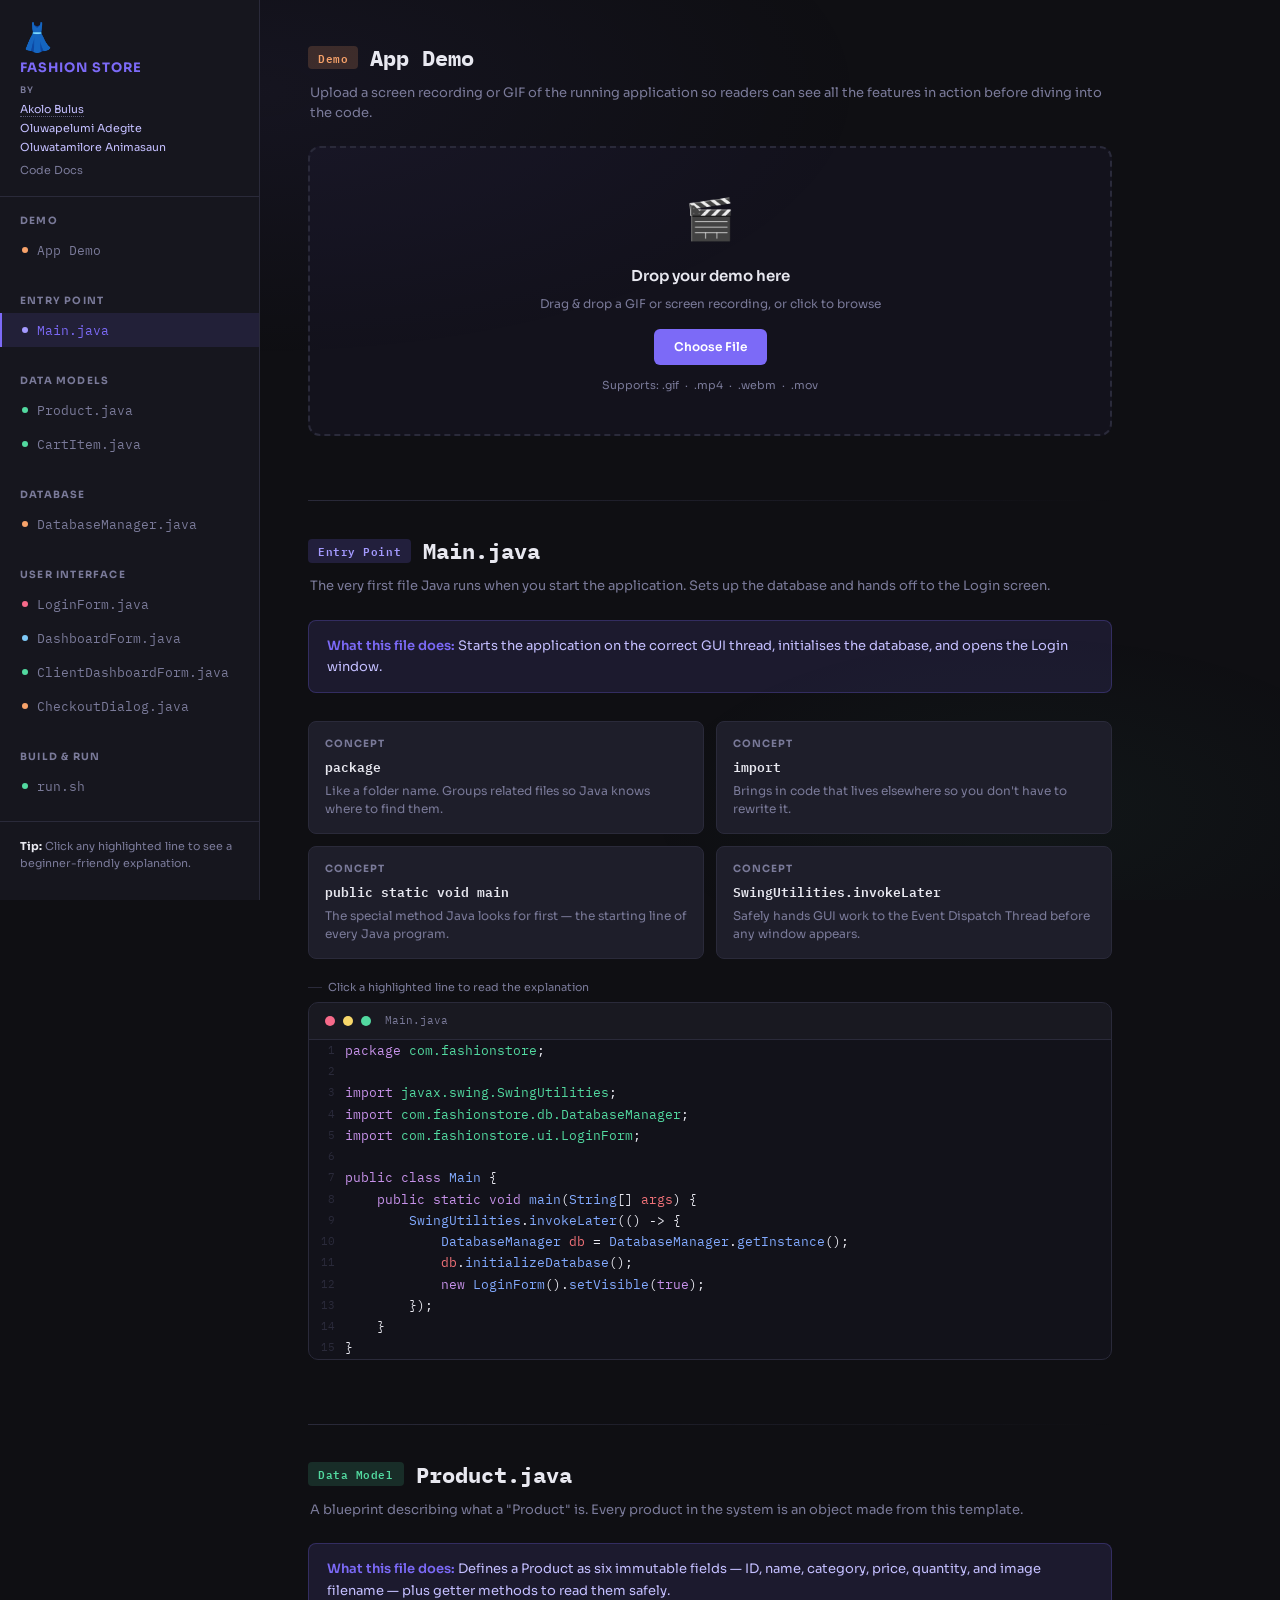
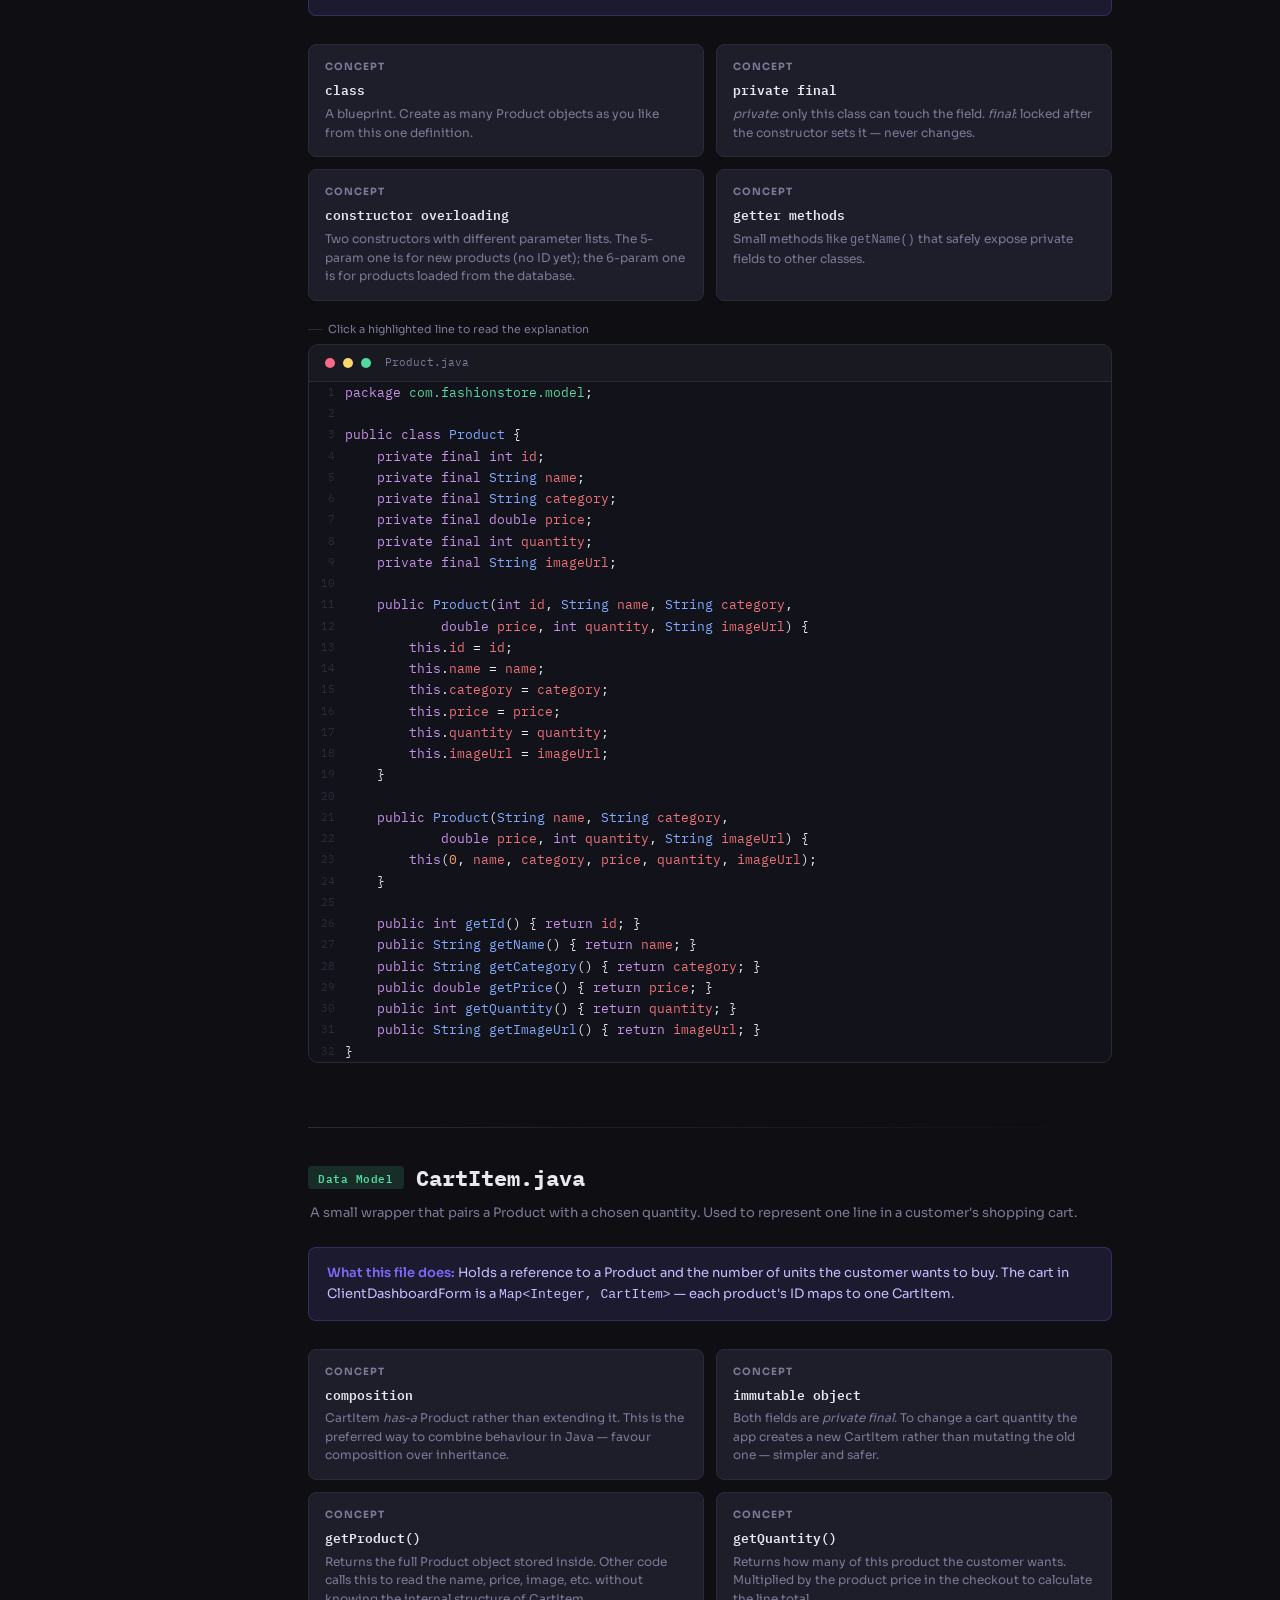
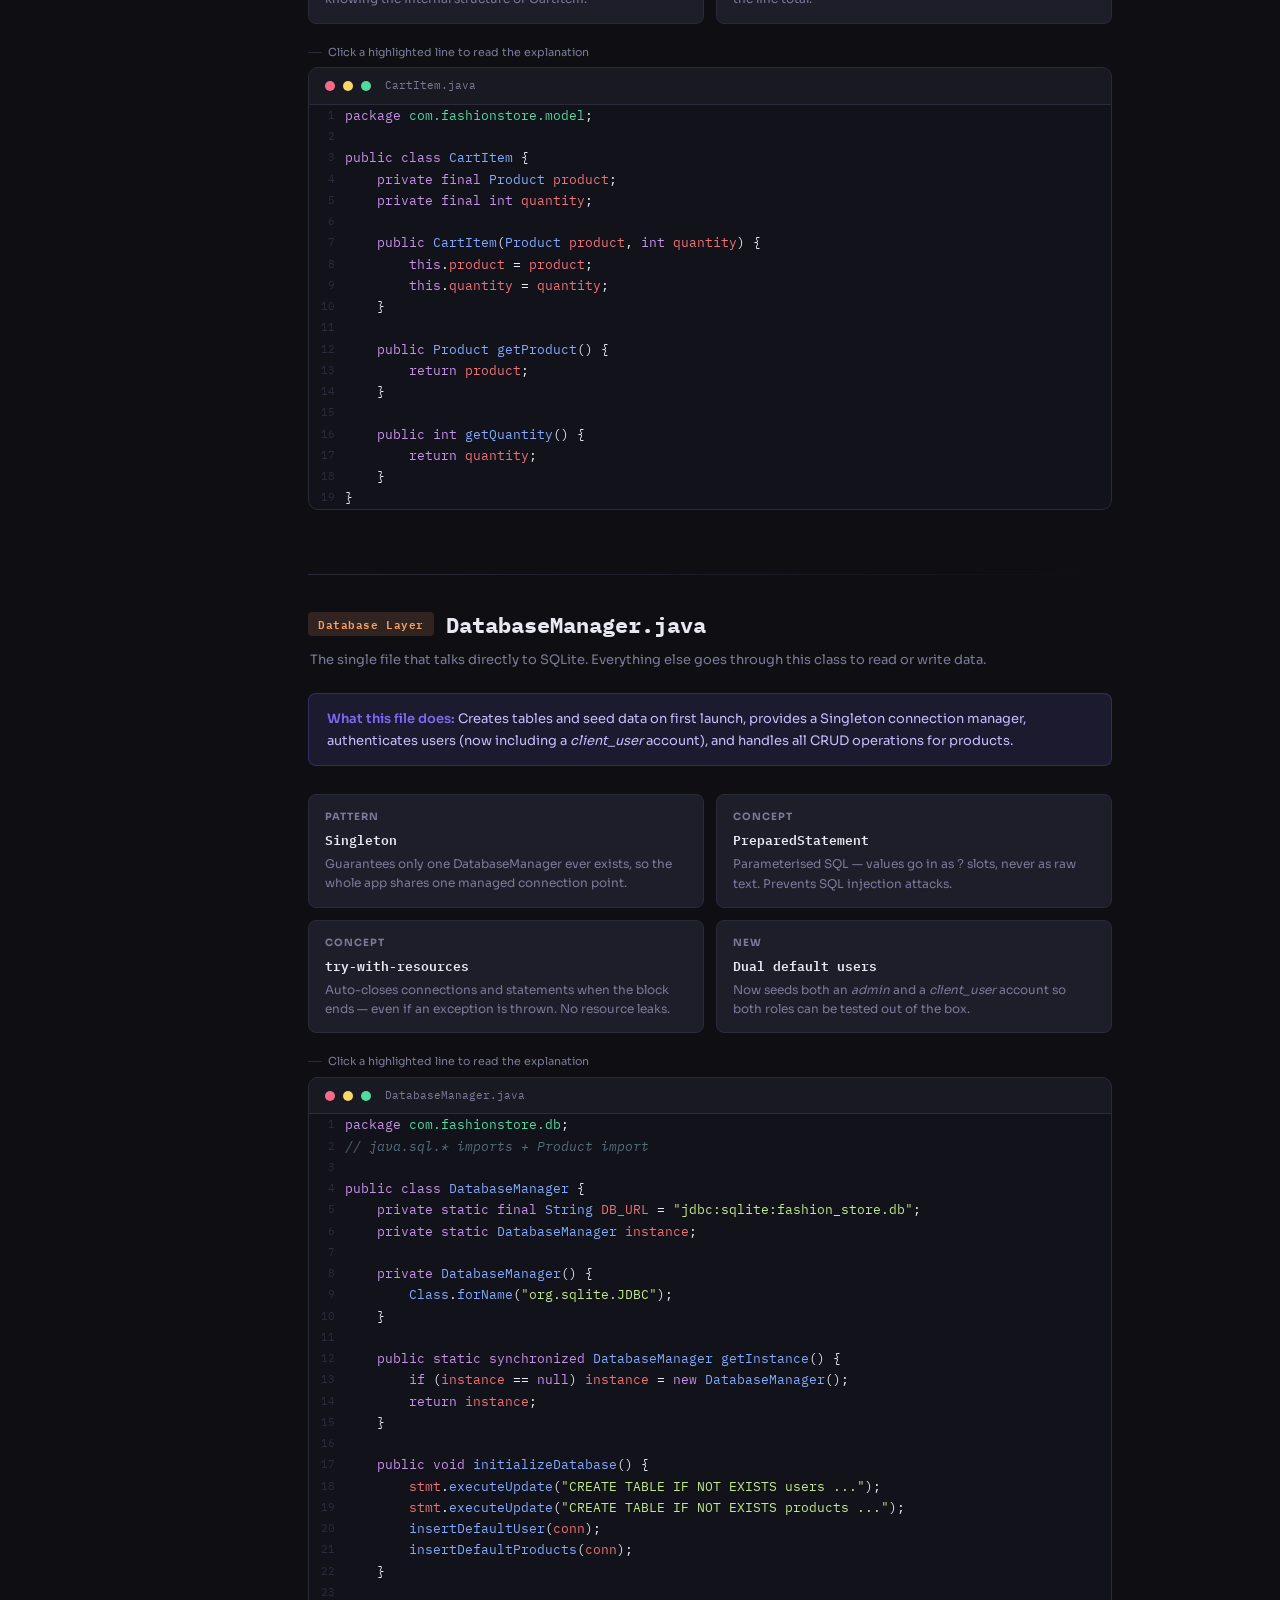
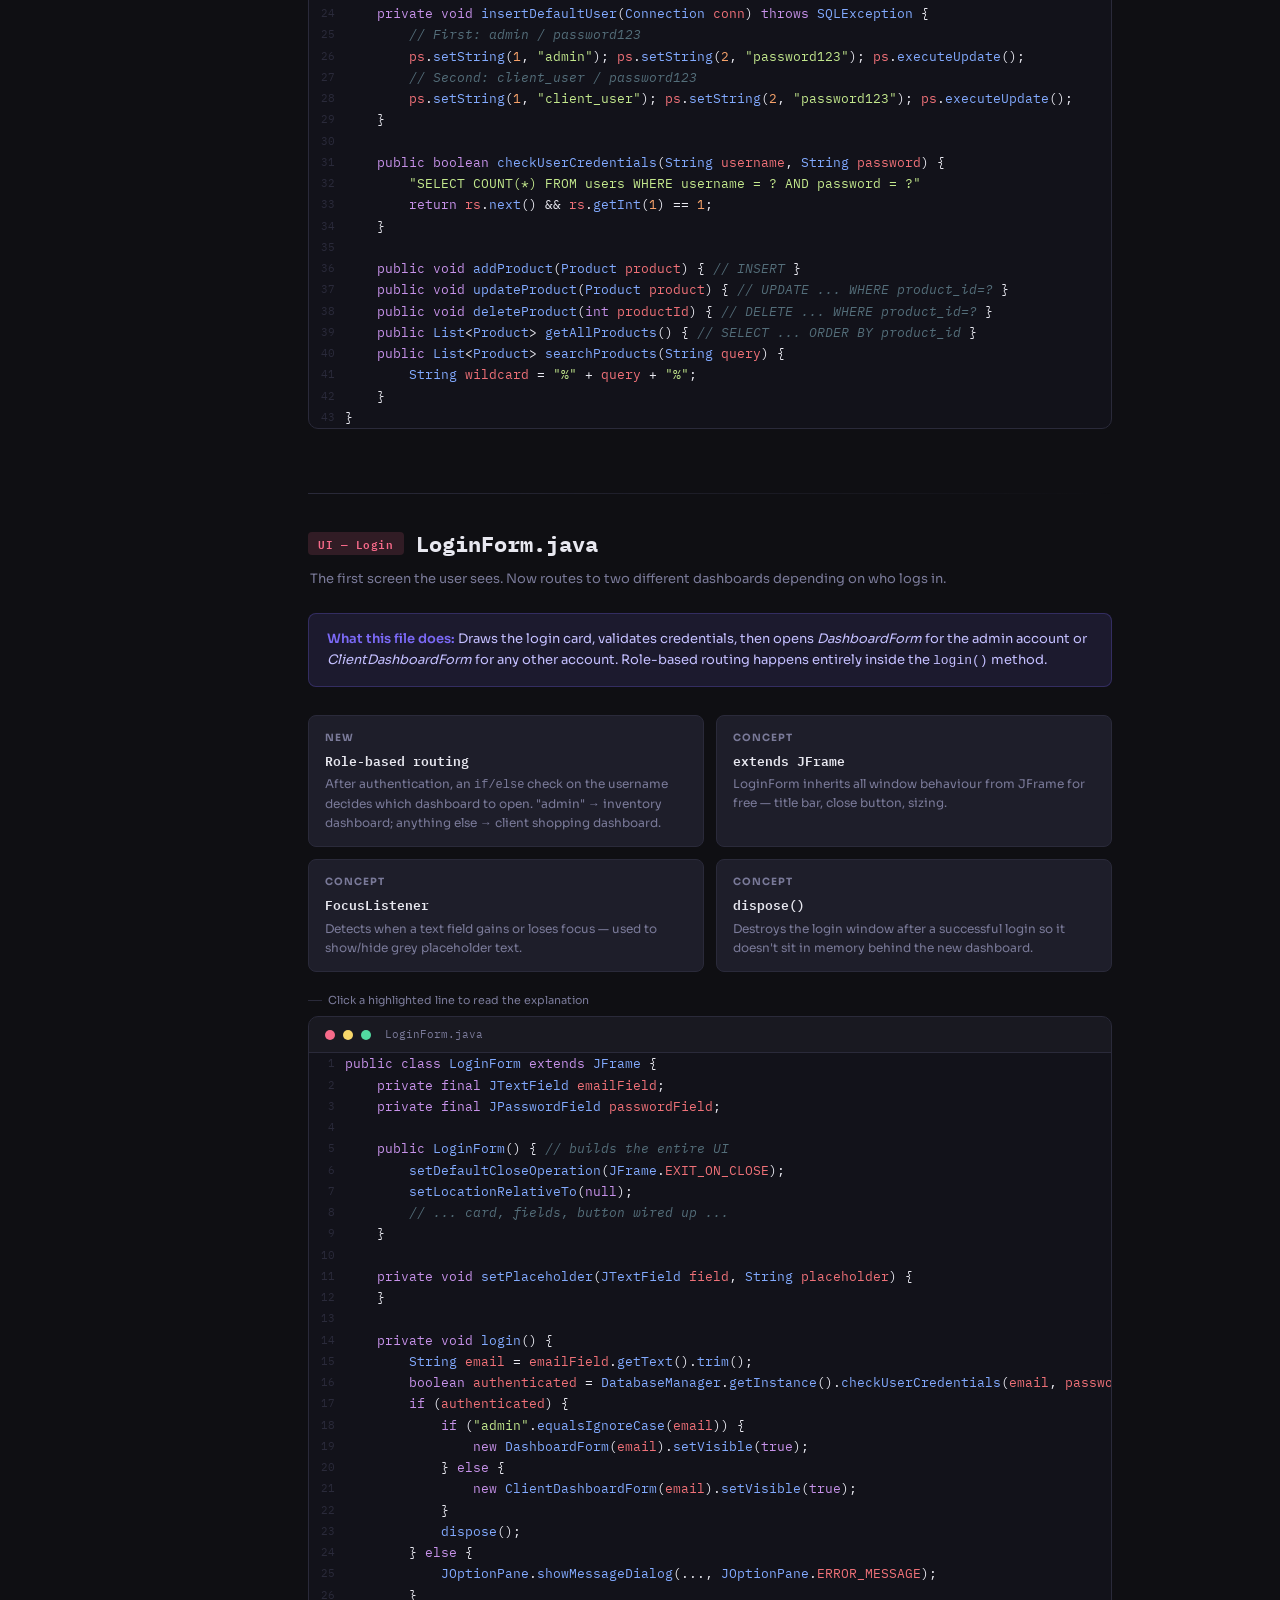
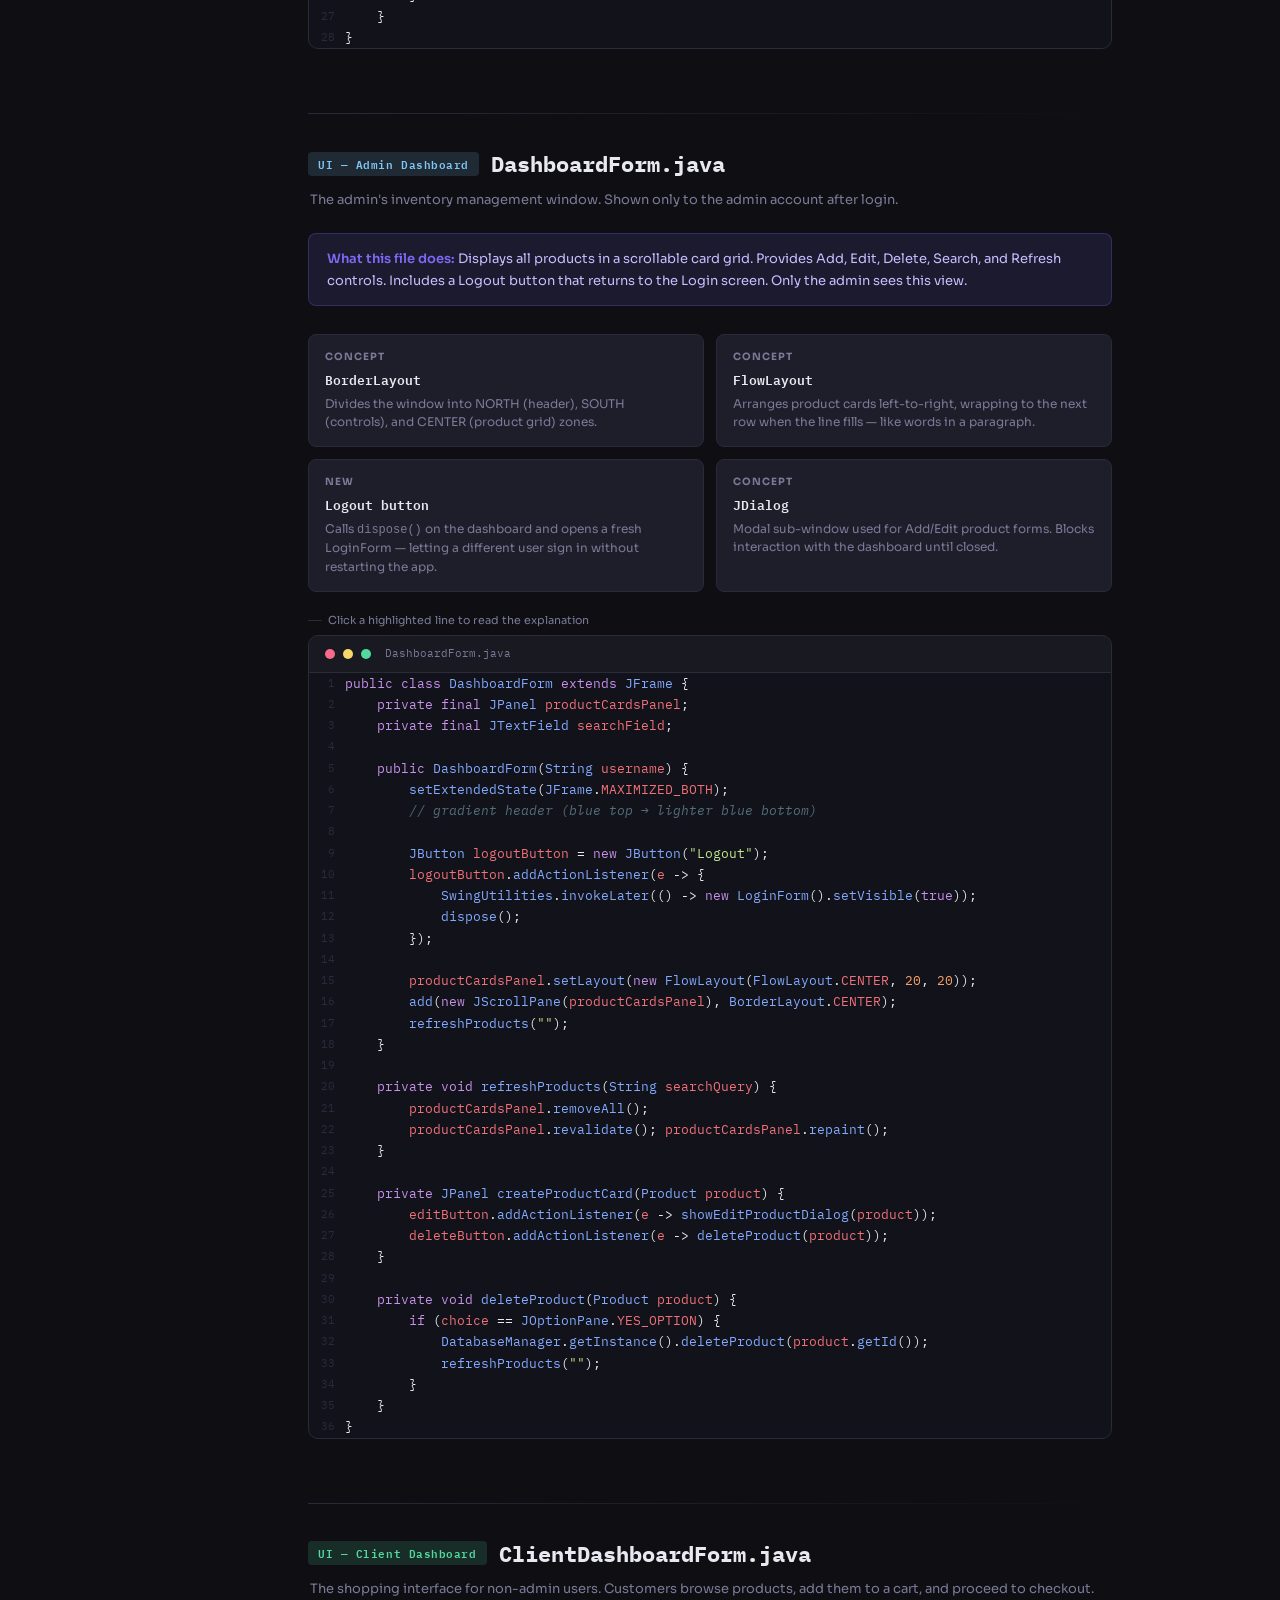
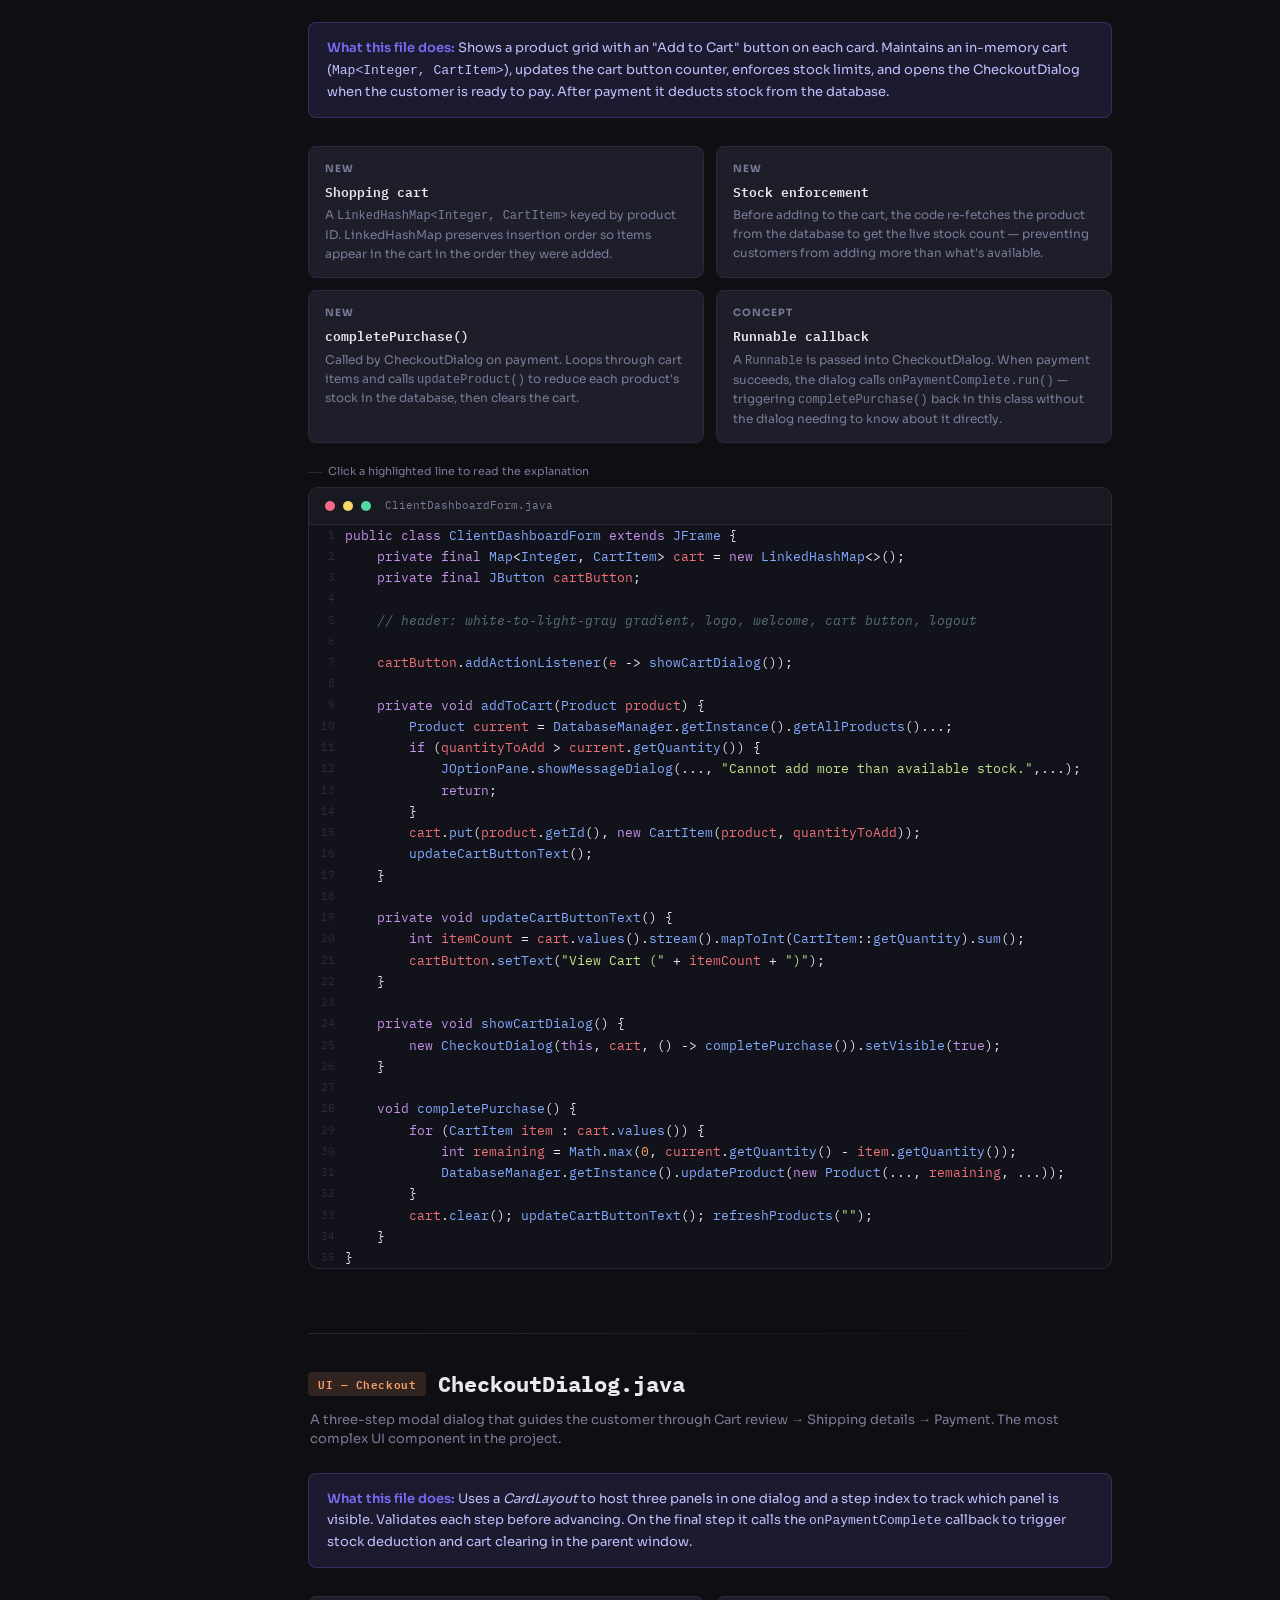
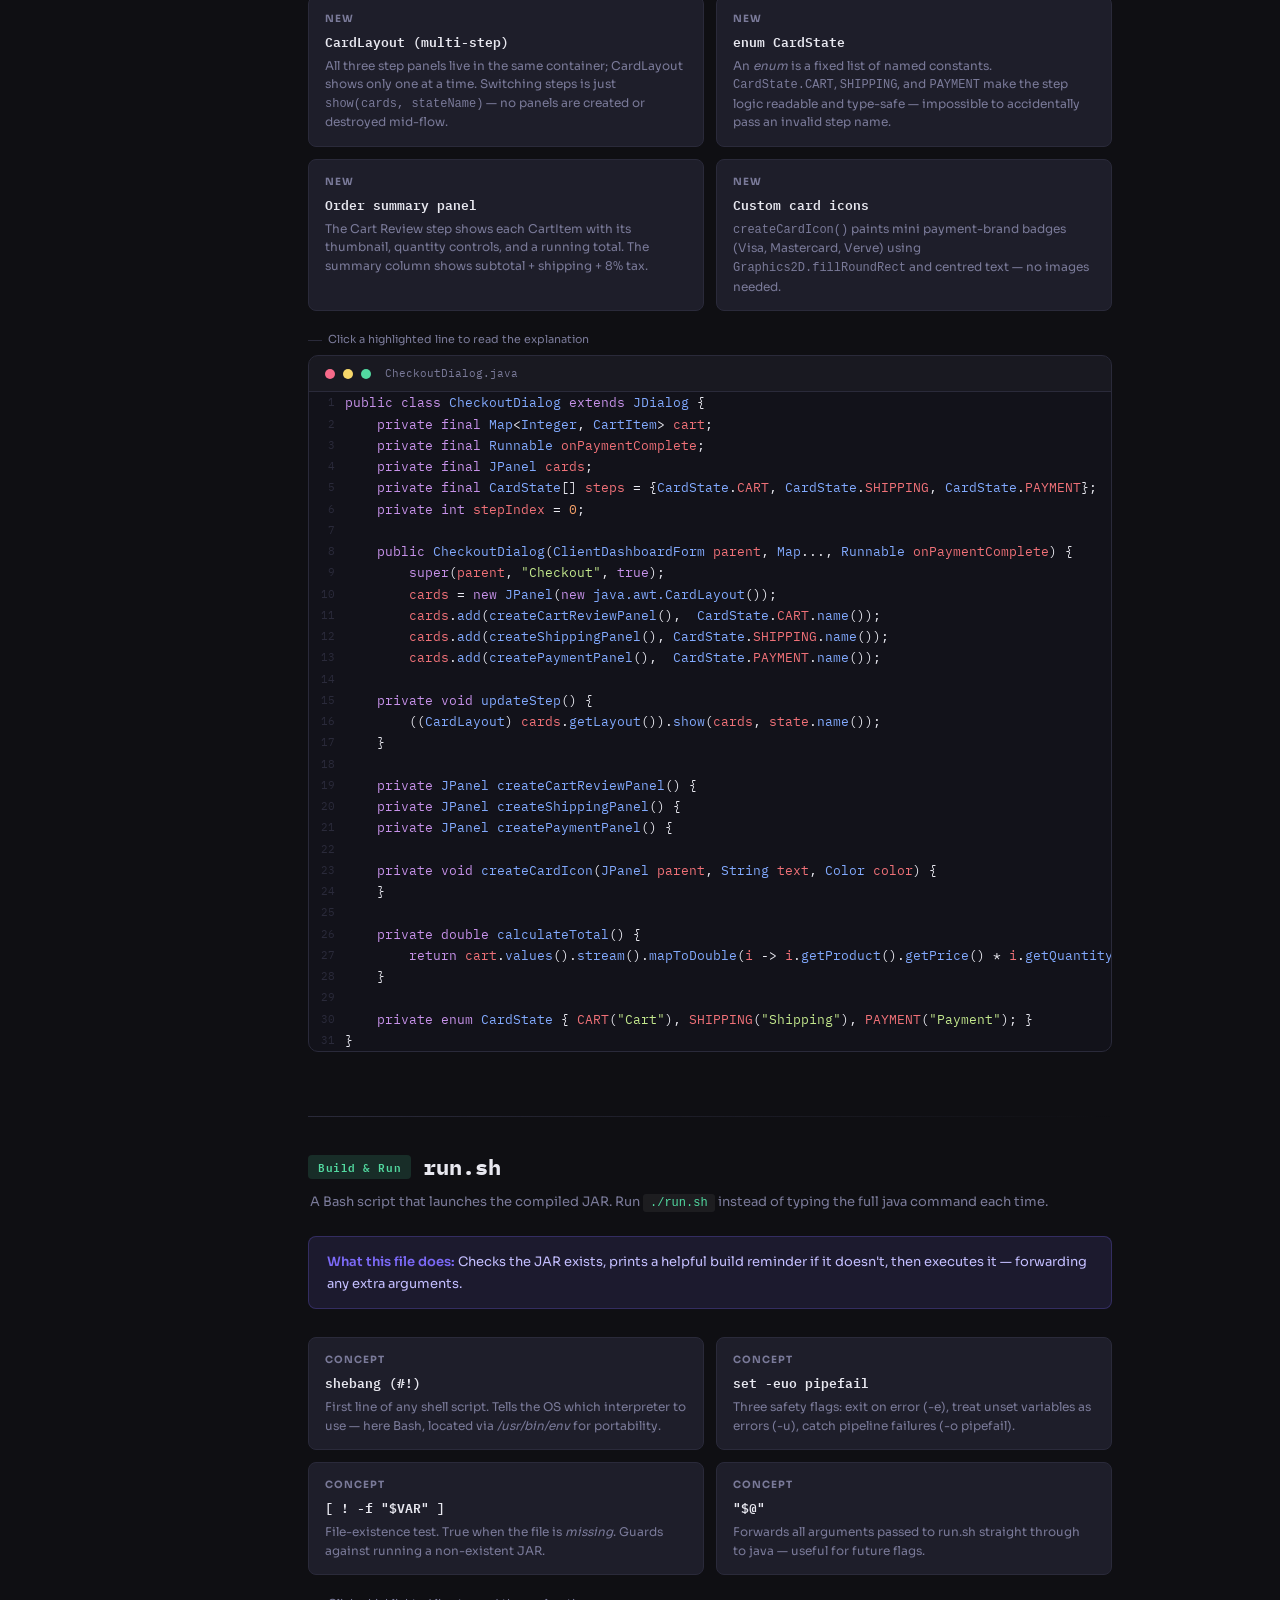
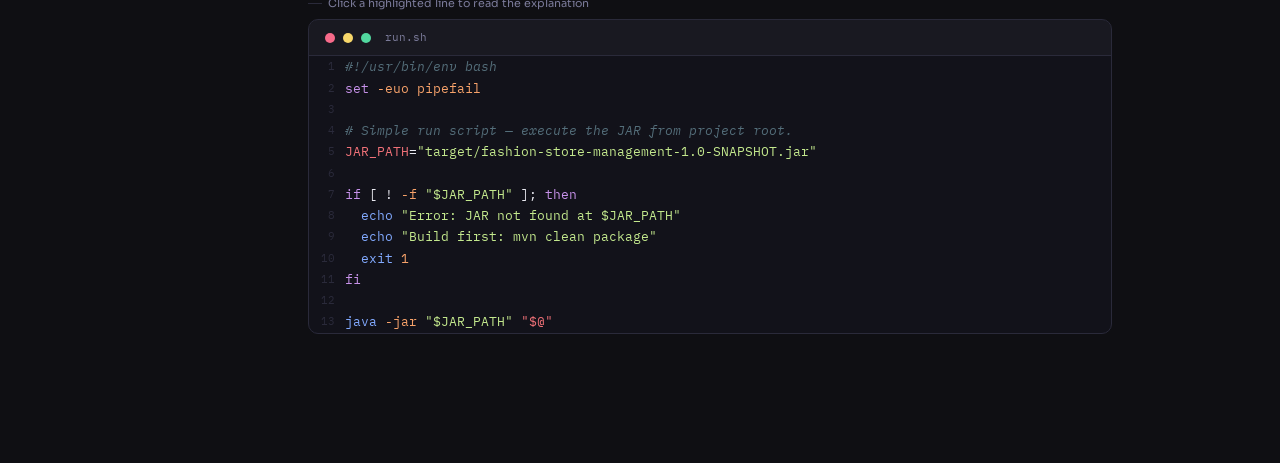
<file: index.html>
<!DOCTYPE html>
<html lang="en">
<head>
<meta charset="UTF-8">
<meta name="viewport" content="width=device-width, initial-scale=1.0">
<title>Fashion Store — Code Documentation</title>
<link href="https://fonts.googleapis.com/css2?family=IBM+Plex+Mono:wght@400;600&family=Sora:wght@300;400;600;700&display=swap" rel="stylesheet">
<style>
  :root {
    --bg: #0f0f13;
    --surface: #16161e;
    --card: #1e1e2a;
    --border: #2a2a3a;
    --accent: #7c6af7;
    --accent2: #f7a26a;
    --accent3: #52d9a0;
    --accent4: #f76a8a;
    --text: #e8e8f0;
    --muted: #7a7a99;
    --code-bg: #12121a;
    --highlight: rgba(124,106,247,0.12);
    --mono: 'IBM Plex Mono', monospace;
    --sans: 'Sora', sans-serif;
  }
  * { margin: 0; padding: 0; box-sizing: border-box; }
  body { background: var(--bg); color: var(--text); font-family: var(--sans); font-size: 14px; line-height: 1.6; min-height: 100vh; }
  body::before {
    content: ''; position: fixed; inset: 0;
    background-image:
      radial-gradient(ellipse 80% 50% at 20% 10%, rgba(124,106,247,0.06) 0%, transparent 60%),
      radial-gradient(ellipse 60% 40% at 80% 90%, rgba(82,217,160,0.04) 0%, transparent 50%);
    pointer-events: none; z-index: 0;
  }
  .shell { display: grid; grid-template-columns: 260px 1fr; min-height: 100vh; position: relative; z-index: 1; }

  /* SIDEBAR */
  .sidebar { background: var(--surface); border-right: 1px solid var(--border); position: sticky; top: 0; height: 100vh; overflow-y: auto; overflow-x: hidden; scrollbar-width: thin; scrollbar-color: var(--border) transparent; }
  .sidebar-header { padding: 24px 20px 16px; border-bottom: 1px solid var(--border); }
  .sidebar-header .app-icon { font-size: 28px; line-height: 1; margin-bottom: 6px; display: block; }
  .sidebar-header h1 { font-size: 13px; font-weight: 700; letter-spacing: 0.08em; text-transform: uppercase; color: var(--accent); margin-bottom: 4px; }
  .sidebar-header .by-label { font-size: 9px; font-weight: 600; letter-spacing: 0.14em; text-transform: uppercase; color: var(--muted); margin-bottom: 3px; }
  .sidebar-header .authors { font-size: 11px; color: #c4bfff; line-height: 1.7; margin-bottom: 6px; }
  .sidebar-header .authors span { display: block; }
  .sidebar-header p { font-size: 11px; color: var(--muted); }
  .sidebar-section { padding: 10px 0; }
  .sidebar-section-label { font-size: 10px; font-weight: 700; letter-spacing: 0.12em; text-transform: uppercase; color: var(--muted); padding: 6px 20px 4px; }
  .nav-item { display: flex; align-items: center; gap: 9px; padding: 7px 20px; cursor: pointer; font-size: 12.5px; color: var(--muted); transition: all 0.15s; border-left: 2px solid transparent; font-family: var(--mono); }
  .nav-item:hover { color: var(--text); background: rgba(255,255,255,0.03); }
  .nav-item.active { color: var(--accent); background: var(--highlight); border-left-color: var(--accent); }
  .nav-dot { width: 6px; height: 6px; border-radius: 50%; flex-shrink: 0; }

  /* MAIN */
  .main { overflow-y: auto; padding: 40px 48px 80px; max-width: 900px; }
  .file-section { margin-bottom: 64px; scroll-margin-top: 32px; }
  .file-header { display: flex; align-items: center; gap: 12px; margin-bottom: 8px; }
  .file-badge { font-family: var(--mono); font-size: 11px; font-weight: 600; padding: 3px 10px; border-radius: 4px; letter-spacing: 0.05em; }
  .file-title { font-size: 22px; font-weight: 700; color: var(--text); font-family: var(--mono); }
  .file-subtitle { font-size: 13px; color: var(--muted); margin-bottom: 24px; padding-left: 2px; line-height: 1.5; }
  .purpose-box { background: var(--highlight); border: 1px solid rgba(124,106,247,0.25); border-radius: 8px; padding: 14px 18px; margin-bottom: 28px; font-size: 13px; color: #c4bfff; line-height: 1.65; }
  .purpose-box strong { color: var(--accent); font-weight: 600; }

  /* DEMO SECTION */
  .demo-section { margin-bottom: 64px; scroll-margin-top: 32px; }
  .demo-upload-box {
    border: 2px dashed var(--border);
    border-radius: 12px;
    padding: 40px 24px;
    text-align: center;
    cursor: pointer;
    transition: border-color 0.2s, background 0.2s;
    background: rgba(124,106,247,0.04);
    position: relative;
  }
  .demo-upload-box:hover { border-color: var(--accent); background: rgba(124,106,247,0.08); }
  .demo-upload-box.has-media { padding: 0; overflow: hidden; }
  .demo-upload-box .upload-icon { font-size: 40px; margin-bottom: 12px; display: block; }
  .demo-upload-box .upload-title { font-size: 15px; font-weight: 600; color: var(--text); margin-bottom: 6px; }
  .demo-upload-box .upload-sub { font-size: 12px; color: var(--muted); margin-bottom: 16px; }
  .demo-upload-box .upload-btn {
    display: inline-block; padding: 8px 20px; background: var(--accent); color: #fff;
    border-radius: 6px; font-size: 12px; font-weight: 600; cursor: pointer; font-family: var(--sans);
    border: none; transition: opacity 0.15s;
  }
  .demo-upload-box .upload-btn:hover { opacity: 0.85; }
  #demo-file-input { display: none; }
  #demo-preview { width: 100%; border-radius: 10px; display: block; max-height: 480px; object-fit: contain; background: #000; }
  .demo-remove-btn {
    position: absolute; top: 10px; right: 10px; background: rgba(0,0,0,0.6);
    color: #fff; border: none; border-radius: 50%; width: 28px; height: 28px;
    font-size: 14px; cursor: pointer; display: none; align-items: center; justify-content: center;
    font-family: var(--sans);
  }
  .demo-remove-btn.visible { display: flex; }
  .demo-placeholder { pointer-events: none; }
  .demo-formats { font-size: 11px; color: var(--muted); margin-top: 12px; }

  /* CODE BLOCK */
  .code-block { background: var(--code-bg); border: 1px solid var(--border); border-radius: 10px; overflow: hidden; margin-bottom: 10px; }
  .code-block-header { display: flex; align-items: center; gap: 8px; padding: 9px 16px; background: rgba(255,255,255,0.03); border-bottom: 1px solid var(--border); font-size: 11px; color: var(--muted); font-family: var(--mono); }
  .dot-red   { width:10px;height:10px;border-radius:50%;background:#f76a8a;flex-shrink:0; }
  .dot-yellow{ width:10px;height:10px;border-radius:50%;background:#f7d76a;flex-shrink:0; }
  .dot-green { width:10px;height:10px;border-radius:50%;background:#52d9a0;flex-shrink:0; }
  .annotated-code { padding: 0; }
  .code-line-group { position: relative; }
  .code-line { display: grid; grid-template-columns: 36px 1fr; font-family: var(--mono); font-size: 12.5px; line-height: 1.7; transition: background 0.1s; cursor: default; }
  .code-line:hover { background: rgba(255,255,255,0.025); }
  .code-line.has-note:hover { background: rgba(124,106,247,0.08); cursor: pointer; }
  .code-line.highlighted { background: rgba(124,106,247,0.1); }
  .line-num { color: var(--border); font-size: 11px; text-align: right; padding: 0 10px 0 0; user-select: none; padding-top: 1px; }
  .line-code { color: var(--text); padding: 0 16px 0 0; white-space: pre; }
  .kw  { color: #c792ea; } .typ { color: #82aaff; } .str { color: #c3e88d; }
  .cmt { color: #546e7a; font-style: italic; } .num { color: #f7a26a; }
  .fn  { color: #82aaff; } .pkg { color: #52d9a0; } .ann { color: #f7a26a; }
  .var { color: #f07178; } .op  { color: #89ddff; } .punc{ color: #89ddff; }
  .sh-kw { color: #c792ea; } .sh-var { color: #f07178; } .sh-str { color: #c3e88d; }
  .sh-cmt { color: #546e7a; font-style: italic; } .sh-cmd { color: #82aaff; } .sh-flag { color: #f7a26a; }

  .inline-note {
    display: none; grid-column: 2; background: rgba(124,106,247,0.12);
    border-left: 3px solid var(--accent); margin: 2px 16px 6px 0;
    padding: 10px 14px; border-radius: 0 6px 6px 0; font-size: 12px;
    color: #c4bfff; line-height: 1.6; font-family: var(--sans); animation: noteIn 0.18s ease;
  }
  .inline-note.visible { display: block; }
  @keyframes noteIn { from { opacity:0; transform: translateY(-4px); } to { opacity:1; transform: translateY(0); } }
  .inline-note .note-icon { color: var(--accent); font-weight: 700; margin-right: 6px; }
  .inline-note em { color: var(--accent2); font-style: normal; font-weight: 600; }
  .inline-note code { background: rgba(255,255,255,0.08); padding: 1px 5px; border-radius: 3px; font-family: var(--mono); font-size: 11px; color: var(--accent3); }

  .section-div { height: 1px; background: linear-gradient(90deg, var(--border), transparent); margin: 32px 0; }

  .concept-row { display: grid; grid-template-columns: 1fr 1fr; gap: 12px; margin-bottom: 20px; }
  .concept-card { background: var(--card); border: 1px solid var(--border); border-radius: 8px; padding: 14px 16px; }
  .concept-card .cc-label { font-size: 10px; font-weight: 700; letter-spacing: 0.1em; text-transform: uppercase; color: var(--muted); margin-bottom: 5px; }
  .concept-card .cc-title { font-size: 13px; font-weight: 600; color: var(--text); margin-bottom: 4px; font-family: var(--mono); }
  .concept-card .cc-desc { font-size: 12px; color: var(--muted); line-height: 1.55; }

  .hint-strip { font-size: 11px; color: var(--muted); margin-bottom: 6px; display: flex; align-items: center; gap: 6px; }
  .hint-strip::before { content: ''; width: 14px; height: 1px; background: var(--border); }

  /* BADGE & DOT COLORS */
  .badge-demo  { background: rgba(247,162,106,0.18); color: #f7a26a; }
  .badge-main  { background: rgba(124,106,247,0.18); color: #a49aff; }
  .badge-model { background: rgba(82,217,160,0.15);  color: #52d9a0; }
  .badge-db    { background: rgba(247,162,106,0.15); color: #f7a26a; }
  .badge-login { background: rgba(247,106,138,0.15); color: #f76a8a; }
  .badge-dash  { background: rgba(126,200,247,0.15); color: #7ec8f7; }
  .badge-client{ background: rgba(82,217,160,0.15);  color: #52d9a0; }
  .badge-checkout { background: rgba(247,162,106,0.15); color: #f7a26a; }
  .badge-shell { background: rgba(82,217,160,0.15);  color: #52d9a0; }

  .dot-demo   { background: #f7a26a; }
  .dot-main   { background: #a49aff; }
  .dot-model  { background: #52d9a0; }
  .dot-db     { background: #f7a26a; }
  .dot-login  { background: #f76a8a; }
  .dot-dash   { background: #7ec8f7; }
  .dot-client { background: #52d9a0; }
  .dot-checkout { background: #f7a26a; }
  .dot-shell  { background: #52d9a0; }

  ::-webkit-scrollbar { width: 6px; }
  ::-webkit-scrollbar-track { background: transparent; }
  ::-webkit-scrollbar-thumb { background: var(--border); border-radius: 3px; }
</style>
</head>
<body>
<div class="shell">

<!-- SIDEBAR -->
<nav class="sidebar">
  <div class="sidebar-header">
    <span class="app-icon">👗</span>
    <h1>Fashion Store</h1>
    <div class="by-label">By</div>
    <div class="authors">
      <span><a href="https://github.com/akolobulus" target="_blank" style="color:inherit;text-decoration:none;border-bottom:1px dotted rgba(196,191,255,0.4);transition:color 0.15s;" onmouseover="this.style.color='#a49aff'" onmouseout="this.style.color='inherit'">Akolo Bulus</a></span>
      <span>Oluwapelumi Adegite</span>
      <span>Oluwatamilore Animasaun</span>
    </div>
    <p>Code Docs</p>
  </div>

  <div class="sidebar-section">
    <div class="sidebar-section-label">Demo</div>
    <div class="nav-item" onclick="navScrollTo('demo')" id="nav-demo">
      <span class="nav-dot dot-demo"></span> App Demo
    </div>
  </div>

  <div class="sidebar-section">
    <div class="sidebar-section-label">Entry Point</div>
    <div class="nav-item active" onclick="navScrollTo('main')" id="nav-main">
      <span class="nav-dot dot-main"></span> Main.java
    </div>
  </div>

  <div class="sidebar-section">
    <div class="sidebar-section-label">Data Models</div>
    <div class="nav-item" onclick="navScrollTo('product')" id="nav-product">
      <span class="nav-dot dot-model"></span> Product.java
    </div>
    <div class="nav-item" onclick="navScrollTo('cartitem')" id="nav-cartitem">
      <span class="nav-dot dot-model"></span> CartItem.java
    </div>
  </div>

  <div class="sidebar-section">
    <div class="sidebar-section-label">Database</div>
    <div class="nav-item" onclick="navScrollTo('db')" id="nav-db">
      <span class="nav-dot dot-db"></span> DatabaseManager.java
    </div>
  </div>

  <div class="sidebar-section">
    <div class="sidebar-section-label">User Interface</div>
    <div class="nav-item" onclick="navScrollTo('login')" id="nav-login">
      <span class="nav-dot dot-login"></span> LoginForm.java
    </div>
    <div class="nav-item" onclick="navScrollTo('dash')" id="nav-dash">
      <span class="nav-dot dot-dash"></span> DashboardForm.java
    </div>
    <div class="nav-item" onclick="navScrollTo('client')" id="nav-client">
      <span class="nav-dot dot-client"></span> ClientDashboardForm.java
    </div>
    <div class="nav-item" onclick="navScrollTo('checkout')" id="nav-checkout">
      <span class="nav-dot dot-checkout"></span> CheckoutDialog.java
    </div>
  </div>

  <div class="sidebar-section">
    <div class="sidebar-section-label">Build &amp; Run</div>
    <div class="nav-item" onclick="navScrollTo('shell')" id="nav-shell">
      <span class="nav-dot dot-shell"></span> run.sh
    </div>
  </div>

  <div class="sidebar-section" style="padding: 16px 20px; border-top:1px solid var(--border); margin-top:8px;">
    <div style="font-size:11px; color:var(--muted); line-height:1.6;">
      <strong style="color:var(--text)">Tip:</strong> Click any highlighted line to see a beginner-friendly explanation.
    </div>
  </div>
</nav>

<!-- MAIN -->
<main class="main" id="main-content">

<!-- ══ DEMO ══ -->
<section class="demo-section" id="demo">
  <div class="file-header">
    <span class="file-badge badge-demo">Demo</span>
    <span class="file-title">App Demo</span>
  </div>
  <p class="file-subtitle">Upload a screen recording or GIF of the running application so readers can see all the features in action before diving into the code.</p>

  <div class="demo-upload-box" id="demo-drop-zone" onclick="document.getElementById('demo-file-input').click()">
    <div class="demo-placeholder" id="demo-placeholder">
      <span class="upload-icon">🎬</span>
      <div class="upload-title">Drop your demo here</div>
      <div class="upload-sub">Drag &amp; drop a GIF or screen recording, or click to browse</div>
      <label class="upload-btn" onclick="event.stopPropagation(); document.getElementById('demo-file-input').click()">Choose File</label>
      <div class="demo-formats">Supports: .gif &nbsp;·&nbsp; .mp4 &nbsp;·&nbsp; .webm &nbsp;·&nbsp; .mov</div>
    </div>
    <img id="demo-preview-img" style="display:none; width:100%; border-radius:10px; max-height:480px; object-fit:contain; background:#000;" alt="App demo" />
    <video id="demo-preview-vid" style="display:none; width:100%; border-radius:10px; max-height:480px; background:#000;" controls loop></video>
    <button class="demo-remove-btn" id="demo-remove-btn" onclick="event.stopPropagation(); removeDemoMedia()">✕</button>
  </div>
  <input type="file" id="demo-file-input" accept=".gif,.mp4,.webm,.mov,image/gif,video/mp4,video/webm,video/quicktime" />
</section>

<div class="section-div"></div>

<!-- ══ MAIN.JAVA ══ -->
<section class="file-section" id="main">
  <div class="file-header">
    <span class="file-badge badge-main">Entry Point</span>
    <span class="file-title">Main.java</span>
  </div>
  <p class="file-subtitle">The very first file Java runs when you start the application. Sets up the database and hands off to the Login screen.</p>
  <div class="purpose-box">
    <strong>What this file does:</strong> Starts the application on the correct GUI thread, initialises the database, and opens the Login window.
  </div>
  <div class="concept-row">
    <div class="concept-card"><div class="cc-label">Concept</div><div class="cc-title">package</div><div class="cc-desc">Like a folder name. Groups related files so Java knows where to find them.</div></div>
    <div class="concept-card"><div class="cc-label">Concept</div><div class="cc-title">import</div><div class="cc-desc">Brings in code that lives elsewhere so you don't have to rewrite it.</div></div>
    <div class="concept-card"><div class="cc-label">Concept</div><div class="cc-title">public static void main</div><div class="cc-desc">The special method Java looks for first — the starting line of every Java program.</div></div>
    <div class="concept-card"><div class="cc-label">Concept</div><div class="cc-title">SwingUtilities.invokeLater</div><div class="cc-desc">Safely hands GUI work to the Event Dispatch Thread before any window appears.</div></div>
  </div>
  <div class="hint-strip">Click a highlighted line to read the explanation</div>
  <div class="code-block">
    <div class="code-block-header"><span class="dot-red"></span><span class="dot-yellow"></span><span class="dot-green"></span><span style="margin-left:6px;">Main.java</span></div>
    <div class="annotated-code" id="code-main"></div>
  </div>
</section>

<div class="section-div"></div>

<!-- ══ PRODUCT.JAVA ══ -->
<section class="file-section" id="product">
  <div class="file-header">
    <span class="file-badge badge-model">Data Model</span>
    <span class="file-title">Product.java</span>
  </div>
  <p class="file-subtitle">A blueprint describing what a "Product" is. Every product in the system is an object made from this template.</p>
  <div class="purpose-box">
    <strong>What this file does:</strong> Defines a Product as six immutable fields — ID, name, category, price, quantity, and image filename — plus getter methods to read them safely.
  </div>
  <div class="concept-row">
    <div class="concept-card"><div class="cc-label">Concept</div><div class="cc-title">class</div><div class="cc-desc">A blueprint. Create as many Product objects as you like from this one definition.</div></div>
    <div class="concept-card"><div class="cc-label">Concept</div><div class="cc-title">private final</div><div class="cc-desc"><em>private</em>: only this class can touch the field. <em>final</em>: locked after the constructor sets it — never changes.</div></div>
    <div class="concept-card"><div class="cc-label">Concept</div><div class="cc-title">constructor overloading</div><div class="cc-desc">Two constructors with different parameter lists. The 5-param one is for new products (no ID yet); the 6-param one is for products loaded from the database.</div></div>
    <div class="concept-card"><div class="cc-label">Concept</div><div class="cc-title">getter methods</div><div class="cc-desc">Small methods like <code>getName()</code> that safely expose private fields to other classes.</div></div>
  </div>
  <div class="hint-strip">Click a highlighted line to read the explanation</div>
  <div class="code-block">
    <div class="code-block-header"><span class="dot-red"></span><span class="dot-yellow"></span><span class="dot-green"></span><span style="margin-left:6px;">Product.java</span></div>
    <div class="annotated-code" id="code-product"></div>
  </div>
</section>

<div class="section-div"></div>

<!-- ══ CARTITEM.JAVA ══ -->
<section class="file-section" id="cartitem">
  <div class="file-header">
    <span class="file-badge badge-model">Data Model</span>
    <span class="file-title">CartItem.java</span>
  </div>
  <p class="file-subtitle">A small wrapper that pairs a Product with a chosen quantity. Used to represent one line in a customer's shopping cart.</p>
  <div class="purpose-box">
    <strong>What this file does:</strong> Holds a reference to a Product and the number of units the customer wants to buy. The cart in ClientDashboardForm is a <code>Map&lt;Integer, CartItem&gt;</code> — each product's ID maps to one CartItem.
  </div>
  <div class="concept-row">
    <div class="concept-card"><div class="cc-label">Concept</div><div class="cc-title">composition</div><div class="cc-desc">CartItem <em>has-a</em> Product rather than extending it. This is the preferred way to combine behaviour in Java — favour composition over inheritance.</div></div>
    <div class="concept-card"><div class="cc-label">Concept</div><div class="cc-title">immutable object</div><div class="cc-desc">Both fields are <em>private final</em>. To change a cart quantity the app creates a new CartItem rather than mutating the old one — simpler and safer.</div></div>
    <div class="concept-card"><div class="cc-label">Concept</div><div class="cc-title">getProduct()</div><div class="cc-desc">Returns the full Product object stored inside. Other code calls this to read the name, price, image, etc. without knowing the internal structure of CartItem.</div></div>
    <div class="concept-card"><div class="cc-label">Concept</div><div class="cc-title">getQuantity()</div><div class="cc-desc">Returns how many of this product the customer wants. Multiplied by the product price in the checkout to calculate the line total.</div></div>
  </div>
  <div class="hint-strip">Click a highlighted line to read the explanation</div>
  <div class="code-block">
    <div class="code-block-header"><span class="dot-red"></span><span class="dot-yellow"></span><span class="dot-green"></span><span style="margin-left:6px;">CartItem.java</span></div>
    <div class="annotated-code" id="code-cartitem"></div>
  </div>
</section>

<div class="section-div"></div>

<!-- ══ DATABASEMANAGER.JAVA ══ -->
<section class="file-section" id="db">
  <div class="file-header">
    <span class="file-badge badge-db">Database Layer</span>
    <span class="file-title">DatabaseManager.java</span>
  </div>
  <p class="file-subtitle">The single file that talks directly to SQLite. Everything else goes through this class to read or write data.</p>
  <div class="purpose-box">
    <strong>What this file does:</strong> Creates tables and seed data on first launch, provides a Singleton connection manager, authenticates users (now including a <em>client_user</em> account), and handles all CRUD operations for products.
  </div>
  <div class="concept-row">
    <div class="concept-card"><div class="cc-label">Pattern</div><div class="cc-title">Singleton</div><div class="cc-desc">Guarantees only one DatabaseManager ever exists, so the whole app shares one managed connection point.</div></div>
    <div class="concept-card"><div class="cc-label">Concept</div><div class="cc-title">PreparedStatement</div><div class="cc-desc">Parameterised SQL — values go in as <code>?</code> slots, never as raw text. Prevents SQL injection attacks.</div></div>
    <div class="concept-card"><div class="cc-label">Concept</div><div class="cc-title">try-with-resources</div><div class="cc-desc">Auto-closes connections and statements when the block ends — even if an exception is thrown. No resource leaks.</div></div>
    <div class="concept-card"><div class="cc-label">New</div><div class="cc-title">Dual default users</div><div class="cc-desc">Now seeds both an <em>admin</em> and a <em>client_user</em> account so both roles can be tested out of the box.</div></div>
  </div>
  <div class="hint-strip">Click a highlighted line to read the explanation</div>
  <div class="code-block">
    <div class="code-block-header"><span class="dot-red"></span><span class="dot-yellow"></span><span class="dot-green"></span><span style="margin-left:6px;">DatabaseManager.java</span></div>
    <div class="annotated-code" id="code-db"></div>
  </div>
</section>

<div class="section-div"></div>

<!-- ══ LOGINFORM.JAVA ══ -->
<section class="file-section" id="login">
  <div class="file-header">
    <span class="file-badge badge-login">UI — Login</span>
    <span class="file-title">LoginForm.java</span>
  </div>
  <p class="file-subtitle">The first screen the user sees. Now routes to two different dashboards depending on who logs in.</p>
  <div class="purpose-box">
    <strong>What this file does:</strong> Draws the login card, validates credentials, then opens <em>DashboardForm</em> for the admin account or <em>ClientDashboardForm</em> for any other account. Role-based routing happens entirely inside the <code>login()</code> method.
  </div>
  <div class="concept-row">
    <div class="concept-card"><div class="cc-label">New</div><div class="cc-title">Role-based routing</div><div class="cc-desc">After authentication, an <code>if/else</code> check on the username decides which dashboard to open. "admin" → inventory dashboard; anything else → client shopping dashboard.</div></div>
    <div class="concept-card"><div class="cc-label">Concept</div><div class="cc-title">extends JFrame</div><div class="cc-desc">LoginForm inherits all window behaviour from JFrame for free — title bar, close button, sizing.</div></div>
    <div class="concept-card"><div class="cc-label">Concept</div><div class="cc-title">FocusListener</div><div class="cc-desc">Detects when a text field gains or loses focus — used to show/hide grey placeholder text.</div></div>
    <div class="concept-card"><div class="cc-label">Concept</div><div class="cc-title">dispose()</div><div class="cc-desc">Destroys the login window after a successful login so it doesn't sit in memory behind the new dashboard.</div></div>
  </div>
  <div class="hint-strip">Click a highlighted line to read the explanation</div>
  <div class="code-block">
    <div class="code-block-header"><span class="dot-red"></span><span class="dot-yellow"></span><span class="dot-green"></span><span style="margin-left:6px;">LoginForm.java</span></div>
    <div class="annotated-code" id="code-login"></div>
  </div>
</section>

<div class="section-div"></div>

<!-- ══ DASHBOARDFORM.JAVA ══ -->
<section class="file-section" id="dash">
  <div class="file-header">
    <span class="file-badge badge-dash">UI — Admin Dashboard</span>
    <span class="file-title">DashboardForm.java</span>
  </div>
  <p class="file-subtitle">The admin's inventory management window. Shown only to the admin account after login.</p>
  <div class="purpose-box">
    <strong>What this file does:</strong> Displays all products in a scrollable card grid. Provides Add, Edit, Delete, Search, and Refresh controls. Includes a Logout button that returns to the Login screen. Only the admin sees this view.
  </div>
  <div class="concept-row">
    <div class="concept-card"><div class="cc-label">Concept</div><div class="cc-title">BorderLayout</div><div class="cc-desc">Divides the window into NORTH (header), SOUTH (controls), and CENTER (product grid) zones.</div></div>
    <div class="concept-card"><div class="cc-label">Concept</div><div class="cc-title">FlowLayout</div><div class="cc-desc">Arranges product cards left-to-right, wrapping to the next row when the line fills — like words in a paragraph.</div></div>
    <div class="concept-card"><div class="cc-label">New</div><div class="cc-title">Logout button</div><div class="cc-desc">Calls <code>dispose()</code> on the dashboard and opens a fresh LoginForm — letting a different user sign in without restarting the app.</div></div>
    <div class="concept-card"><div class="cc-label">Concept</div><div class="cc-title">JDialog</div><div class="cc-desc">Modal sub-window used for Add/Edit product forms. Blocks interaction with the dashboard until closed.</div></div>
  </div>
  <div class="hint-strip">Click a highlighted line to read the explanation</div>
  <div class="code-block">
    <div class="code-block-header"><span class="dot-red"></span><span class="dot-yellow"></span><span class="dot-green"></span><span style="margin-left:6px;">DashboardForm.java</span></div>
    <div class="annotated-code" id="code-dash"></div>
  </div>
</section>

<div class="section-div"></div>

<!-- ══ CLIENTDASHBOARDFORM.JAVA ══ -->
<section class="file-section" id="client">
  <div class="file-header">
    <span class="file-badge badge-client">UI — Client Dashboard</span>
    <span class="file-title">ClientDashboardForm.java</span>
  </div>
  <p class="file-subtitle">The shopping interface for non-admin users. Customers browse products, add them to a cart, and proceed to checkout.</p>
  <div class="purpose-box">
    <strong>What this file does:</strong> Shows a product grid with an "Add to Cart" button on each card. Maintains an in-memory cart (<code>Map&lt;Integer, CartItem&gt;</code>), updates the cart button counter, enforces stock limits, and opens the CheckoutDialog when the customer is ready to pay. After payment it deducts stock from the database.
  </div>
  <div class="concept-row">
    <div class="concept-card"><div class="cc-label">New</div><div class="cc-title">Shopping cart</div><div class="cc-desc">A <code>LinkedHashMap&lt;Integer, CartItem&gt;</code> keyed by product ID. LinkedHashMap preserves insertion order so items appear in the cart in the order they were added.</div></div>
    <div class="concept-card"><div class="cc-label">New</div><div class="cc-title">Stock enforcement</div><div class="cc-desc">Before adding to the cart, the code re-fetches the product from the database to get the live stock count — preventing customers from adding more than what's available.</div></div>
    <div class="concept-card"><div class="cc-label">New</div><div class="cc-title">completePurchase()</div><div class="cc-desc">Called by CheckoutDialog on payment. Loops through cart items and calls <code>updateProduct()</code> to reduce each product's stock in the database, then clears the cart.</div></div>
    <div class="concept-card"><div class="cc-label">Concept</div><div class="cc-title">Runnable callback</div><div class="cc-desc">A <code>Runnable</code> is passed into CheckoutDialog. When payment succeeds, the dialog calls <code>onPaymentComplete.run()</code> — triggering <code>completePurchase()</code> back in this class without the dialog needing to know about it directly.</div></div>
  </div>
  <div class="hint-strip">Click a highlighted line to read the explanation</div>
  <div class="code-block">
    <div class="code-block-header"><span class="dot-red"></span><span class="dot-yellow"></span><span class="dot-green"></span><span style="margin-left:6px;">ClientDashboardForm.java</span></div>
    <div class="annotated-code" id="code-client"></div>
  </div>
</section>

<div class="section-div"></div>

<!-- ══ CHECKOUTDIALOG.JAVA ══ -->
<section class="file-section" id="checkout">
  <div class="file-header">
    <span class="file-badge badge-checkout">UI — Checkout</span>
    <span class="file-title">CheckoutDialog.java</span>
  </div>
  <p class="file-subtitle">A three-step modal dialog that guides the customer through Cart review → Shipping details → Payment. The most complex UI component in the project.</p>
  <div class="purpose-box">
    <strong>What this file does:</strong> Uses a <em>CardLayout</em> to host three panels in one dialog and a step index to track which panel is visible. Validates each step before advancing. On the final step it calls the <code>onPaymentComplete</code> callback to trigger stock deduction and cart clearing in the parent window.
  </div>
  <div class="concept-row">
    <div class="concept-card"><div class="cc-label">New</div><div class="cc-title">CardLayout (multi-step)</div><div class="cc-desc">All three step panels live in the same container; CardLayout shows only one at a time. Switching steps is just <code>show(cards, stateName)</code> — no panels are created or destroyed mid-flow.</div></div>
    <div class="concept-card"><div class="cc-label">New</div><div class="cc-title">enum CardState</div><div class="cc-desc">An <em>enum</em> is a fixed list of named constants. <code>CardState.CART</code>, <code>SHIPPING</code>, and <code>PAYMENT</code> make the step logic readable and type-safe — impossible to accidentally pass an invalid step name.</div></div>
    <div class="concept-card"><div class="cc-label">New</div><div class="cc-title">Order summary panel</div><div class="cc-desc">The Cart Review step shows each CartItem with its thumbnail, quantity controls, and a running total. The summary column shows subtotal + shipping + 8% tax.</div></div>
    <div class="concept-card"><div class="cc-label">New</div><div class="cc-title">Custom card icons</div><div class="cc-desc"><code>createCardIcon()</code> paints mini payment-brand badges (Visa, Mastercard, Verve) using <code>Graphics2D.fillRoundRect</code> and centred text — no images needed.</div></div>
  </div>
  <div class="hint-strip">Click a highlighted line to read the explanation</div>
  <div class="code-block">
    <div class="code-block-header"><span class="dot-red"></span><span class="dot-yellow"></span><span class="dot-green"></span><span style="margin-left:6px;">CheckoutDialog.java</span></div>
    <div class="annotated-code" id="code-checkout"></div>
  </div>
</section>

<div class="section-div"></div>

<!-- ══ RUN.SH ══ -->
<section class="file-section" id="shell">
  <div class="file-header">
    <span class="file-badge badge-shell">Build &amp; Run</span>
    <span class="file-title">run.sh</span>
  </div>
  <p class="file-subtitle">A Bash script that launches the compiled JAR. Run <code style="background:rgba(255,255,255,0.06);padding:2px 7px;border-radius:3px;font-family:monospace;font-size:12px;color:#52d9a0">./run.sh</code> instead of typing the full java command each time.</p>
  <div class="purpose-box">
    <strong>What this file does:</strong> Checks the JAR exists, prints a helpful build reminder if it doesn't, then executes it — forwarding any extra arguments.
  </div>
  <div class="concept-row">
    <div class="concept-card"><div class="cc-label">Concept</div><div class="cc-title">shebang (#!)</div><div class="cc-desc">First line of any shell script. Tells the OS which interpreter to use — here Bash, located via <em>/usr/bin/env</em> for portability.</div></div>
    <div class="concept-card"><div class="cc-label">Concept</div><div class="cc-title">set -euo pipefail</div><div class="cc-desc">Three safety flags: exit on error (-e), treat unset variables as errors (-u), catch pipeline failures (-o pipefail).</div></div>
    <div class="concept-card"><div class="cc-label">Concept</div><div class="cc-title">[ ! -f "$VAR" ]</div><div class="cc-desc">File-existence test. True when the file is <em>missing</em>. Guards against running a non-existent JAR.</div></div>
    <div class="concept-card"><div class="cc-label">Concept</div><div class="cc-title">"$@"</div><div class="cc-desc">Forwards all arguments passed to run.sh straight through to java — useful for future flags.</div></div>
  </div>
  <div class="hint-strip">Click a highlighted line to read the explanation</div>
  <div class="code-block">
    <div class="code-block-header"><span class="dot-red"></span><span class="dot-yellow"></span><span class="dot-green"></span><span style="margin-left:6px;">run.sh</span></div>
    <div class="annotated-code" id="code-shell"></div>
  </div>
</section>

</main>
</div>

<script>
// ═══════════════════════════════════════════════
//  DEMO UPLOAD
// ═══════════════════════════════════════════════
const demoInput   = document.getElementById('demo-file-input');
const dropZone    = document.getElementById('demo-drop-zone');
const placeholder = document.getElementById('demo-placeholder');
const previewImg  = document.getElementById('demo-preview-img');
const previewVid  = document.getElementById('demo-preview-vid');
const removeBtn   = document.getElementById('demo-remove-btn');

demoInput.addEventListener('change', e => {
  const file = e.target.files[0];
  if (file) loadDemoMedia(file);
});

dropZone.addEventListener('dragover', e => { e.preventDefault(); dropZone.style.borderColor = 'var(--accent)'; });
dropZone.addEventListener('dragleave', () => { dropZone.style.borderColor = 'var(--border)'; });
dropZone.addEventListener('drop', e => {
  e.preventDefault();
  dropZone.style.borderColor = 'var(--border)';
  const file = e.dataTransfer.files[0];
  if (file) loadDemoMedia(file);
});

function loadDemoMedia(file) {
  const url = URL.createObjectURL(file);
  const isVideo = file.type.startsWith('video/');
  placeholder.style.display = 'none';
  removeBtn.classList.add('visible');
  if (isVideo) {
    previewImg.style.display = 'none';
    previewVid.src = url;
    previewVid.style.display = 'block';
  } else {
    previewVid.style.display = 'none';
    previewImg.src = url;
    previewImg.style.display = 'block';
  }
}

function removeDemoMedia() {
  previewImg.style.display = 'none';
  previewVid.style.display = 'none';
  previewImg.src = '';
  previewVid.src = '';
  placeholder.style.display = '';
  removeBtn.classList.remove('visible');
  demoInput.value = '';
}

// ═══════════════════════════════════════════════
//  CODE DATA
// ═══════════════════════════════════════════════
const files = {

main: [
  { code: `<span class="kw">package</span> <span class="pkg">com.fashionstore</span>;`, note: `<span class="note-icon">📦</span> Declares this file belongs to the <em>com.fashionstore</em> package — Java's way of organising files into logical folders.` },
  { code: `` },
  { code: `<span class="kw">import</span> <span class="pkg">javax.swing.SwingUtilities</span>;`, note: `<span class="note-icon">📥</span> Imports <em>SwingUtilities</em> from Java's built-in Swing GUI library. We need its <code>invokeLater</code> method to start the UI safely.` },
  { code: `<span class="kw">import</span> <span class="pkg">com.fashionstore.db.DatabaseManager</span>;`, note: `<span class="note-icon">📥</span> Our own database manager class so we can call <code>initializeDatabase()</code> before the UI opens.` },
  { code: `<span class="kw">import</span> <span class="pkg">com.fashionstore.ui.LoginForm</span>;`, note: `<span class="note-icon">📥</span> The login window class — the first screen we want to display.` },
  { code: `` },
  { code: `<span class="kw">public class</span> <span class="typ">Main</span> {`, note: `<span class="note-icon">🏗️</span> Declares the class. <em>public</em> means any other file can see it. The curly brace opens the class body.` },
  { code: `    <span class="kw">public static void</span> <span class="fn">main</span>(<span class="typ">String</span>[] <span class="var">args</span>) {`, note: `<span class="note-icon">🚀</span> The entry point Java looks for first. <em>static</em>: no object needed to call it. <em>void</em>: returns nothing. <em>String[] args</em>: command-line arguments (unused here).` },
  { code: `        <span class="typ">SwingUtilities</span>.<span class="fn">invokeLater</span>(() -> {`, note: `<span class="note-icon">🧵</span> Schedules everything inside the lambda to run on the <em>Event Dispatch Thread</em> — the dedicated thread for all Swing GUI work. Required to avoid visual glitches.` },
  { code: `            <span class="typ">DatabaseManager</span> <span class="var">db</span> = <span class="typ">DatabaseManager</span>.<span class="fn">getInstance</span>();`, note: `<span class="note-icon">🗄️</span> Gets the single shared DatabaseManager instance (Singleton pattern). Stored in <em>db</em> for the next call.` },
  { code: `            <span class="var">db</span>.<span class="fn">initializeDatabase</span>();`, note: `<span class="note-icon">⚙️</span> Creates tables and seeds default data if the database file doesn't exist yet. Must run before any UI opens so the app always has a working database.` },
  { code: `            <span class="kw">new</span> <span class="typ">LoginForm</span>().<span class="fn">setVisible</span>(<span class="kw">true</span>);`, note: `<span class="note-icon">🪟</span> Creates the LoginForm (building the window in its constructor) and makes it visible. Without <code>setVisible(true)</code> the window is built but hidden.` },
  { code: `        });` },
  { code: `    }` },
  { code: `}` },
],

product: [
  { code: `<span class="kw">package</span> <span class="pkg">com.fashionstore.model</span>;`, note: `<span class="note-icon">📦</span> In the <em>model</em> sub-package — a naming convention meaning "data structure." Keeps data classes separate from UI and database code.` },
  { code: `` },
  { code: `<span class="kw">public class</span> <span class="typ">Product</span> {`, note: `<span class="note-icon">🏗️</span> The Product blueprint. All the other layers (UI, database, cart) pass Product objects around instead of raw strings and numbers.` },
  { code: `    <span class="kw">private final int</span> <span class="var">id</span>;`, note: `<span class="note-icon">🔒</span> <em>private</em>: only readable inside this class. <em>final</em>: set once in the constructor, never changed. <em>int</em>: the database row ID (a whole number).` },
  { code: `    <span class="kw">private final</span> <span class="typ">String</span> <span class="var">name</span>;`, note: `<span class="note-icon">🔒</span> The product's display name as text. Immutable after construction.` },
  { code: `    <span class="kw">private final</span> <span class="typ">String</span> <span class="var">category</span>;`, note: `<span class="note-icon">🔒</span> Category label (e.g. "Shirts", "Jeans", "Accessories").` },
  { code: `    <span class="kw">private final double</span> <span class="var">price</span>;`, note: `<span class="note-icon">🔒</span> Price as a decimal number. <em>double</em> can hold values like 29.99.` },
  { code: `    <span class="kw">private final int</span> <span class="var">quantity</span>;`, note: `<span class="note-icon">🔒</span> Current stock level. When a customer buys units, the app creates a new Product with a reduced quantity and calls <code>updateProduct()</code>.` },
  { code: `    <span class="kw">private final</span> <span class="typ">String</span> <span class="var">imageUrl</span>;`, note: `<span class="note-icon">🔒</span> The image filename (e.g. "shirt.jpg"). The UI prepends "/images/" to locate the file in the resources folder.` },
  { code: `` },
  { code: `    <span class="kw">public</span> <span class="typ">Product</span>(<span class="kw">int</span> <span class="var">id</span>, <span class="typ">String</span> <span class="var">name</span>, <span class="typ">String</span> <span class="var">category</span>,`, note: `<span class="note-icon">🏗️</span> The <em>full constructor</em> — used when reading a product FROM the database, where the database has already assigned an ID.` },
  { code: `            <span class="kw">double</span> <span class="var">price</span>, <span class="kw">int</span> <span class="var">quantity</span>, <span class="typ">String</span> <span class="var">imageUrl</span>) {` },
  { code: `        <span class="kw">this</span>.<span class="var">id</span> = <span class="var">id</span>;`, note: `<span class="note-icon">➡️</span> <em>this.id</em> is the object's own field; <em>id</em> is the parameter. This line copies the parameter value into the field. <em>this</em> is needed because both have the same name.` },
  { code: `        <span class="kw">this</span>.<span class="var">name</span> = <span class="var">name</span>;` },
  { code: `        <span class="kw">this</span>.<span class="var">category</span> = <span class="var">category</span>;` },
  { code: `        <span class="kw">this</span>.<span class="var">price</span> = <span class="var">price</span>;` },
  { code: `        <span class="kw">this</span>.<span class="var">quantity</span> = <span class="var">quantity</span>;` },
  { code: `        <span class="kw">this</span>.<span class="var">imageUrl</span> = <span class="var">imageUrl</span>;` },
  { code: `    }` },
  { code: `` },
  { code: `    <span class="kw">public</span> <span class="typ">Product</span>(<span class="typ">String</span> <span class="var">name</span>, <span class="typ">String</span> <span class="var">category</span>,`, note: `<span class="note-icon">🏗️</span> <em>Convenience constructor</em> — used when ADDING a new product. No ID yet (the database will assign one), so only 5 parameters are needed. This is <em>constructor overloading</em>.` },
  { code: `            <span class="kw">double</span> <span class="var">price</span>, <span class="kw">int</span> <span class="var">quantity</span>, <span class="typ">String</span> <span class="var">imageUrl</span>) {` },
  { code: `        <span class="kw">this</span>(<span class="num">0</span>, <span class="var">name</span>, <span class="var">category</span>, <span class="var">price</span>, <span class="var">quantity</span>, <span class="var">imageUrl</span>);`, note: `<span class="note-icon">♻️</span> <em>Constructor chaining</em> — calls the full 6-param constructor with <em>0</em> as a placeholder ID. Avoids duplicating the field assignments.` },
  { code: `    }` },
  { code: `` },
  { code: `    <span class="kw">public int</span> <span class="fn">getId</span>() { <span class="kw">return</span> <span class="var">id</span>; }`, note: `<span class="note-icon">🔍</span> Getter for the database ID. Other classes call <code>product.getId()</code> rather than accessing <code>product.id</code> directly — the field stays private and safe.` },
  { code: `    <span class="kw">public</span> <span class="typ">String</span> <span class="fn">getName</span>() { <span class="kw">return</span> <span class="var">name</span>; }`, note: `<span class="note-icon">🔍</span> Returns the product's display name. Used on product cards and in cart rows.` },
  { code: `    <span class="kw">public</span> <span class="typ">String</span> <span class="fn">getCategory</span>() { <span class="kw">return</span> <span class="var">category</span>; }`, note: `<span class="note-icon">🔍</span> Returns the category string displayed below the product name on each card.` },
  { code: `    <span class="kw">public double</span> <span class="fn">getPrice</span>() { <span class="kw">return</span> <span class="var">price</span>; }`, note: `<span class="note-icon">🔍</span> Returns the price. Checkout multiplies this by the quantity to get line totals.` },
  { code: `    <span class="kw">public int</span> <span class="fn">getQuantity</span>() { <span class="kw">return</span> <span class="var">quantity</span>; }`, note: `<span class="note-icon">🔍</span> Returns current stock. Used to decide whether the "Add to Cart" button is enabled or shows "Out of Stock".` },
  { code: `    <span class="kw">public</span> <span class="typ">String</span> <span class="fn">getImageUrl</span>() { <span class="kw">return</span> <span class="var">imageUrl</span>; }`, note: `<span class="note-icon">🔍</span> Returns the image filename. Prepended with "/images/" to load from the JAR's resource folder.` },
  { code: `}` },
],

cartitem: [
  { code: `<span class="kw">package</span> <span class="pkg">com.fashionstore.model</span>;`, note: `<span class="note-icon">📦</span> Sits in the <em>model</em> package alongside Product — both are plain data-holding classes.` },
  { code: `` },
  { code: `<span class="kw">public class</span> <span class="typ">CartItem</span> {`, note: `<span class="note-icon">🛒</span> A simple wrapper that bundles a Product with a chosen quantity. Every entry in the customer's cart is one CartItem.` },
  { code: `    <span class="kw">private final</span> <span class="typ">Product</span> <span class="var">product</span>;`, note: `<span class="note-icon">🔒</span> Holds the full Product object — not just an ID. This gives the checkout direct access to the name, price, and image without a second database lookup.` },
  { code: `    <span class="kw">private final int</span> <span class="var">quantity</span>;`, note: `<span class="note-icon">🔒</span> How many units the customer wants. <em>final</em>: to change the quantity a new CartItem is created rather than mutating this one. Immutable objects are easier to reason about.` },
  { code: `` },
  { code: `    <span class="kw">public</span> <span class="typ">CartItem</span>(<span class="typ">Product</span> <span class="var">product</span>, <span class="kw">int</span> <span class="var">quantity</span>) {`, note: `<span class="note-icon">🏗️</span> The only constructor. Both values are required — you cannot create a CartItem without knowing which product and how many.` },
  { code: `        <span class="kw">this</span>.<span class="var">product</span> = <span class="var">product</span>;`, note: `<span class="note-icon">➡️</span> Stores the reference to the Product object. Java stores objects by reference, so this CartItem and the dashboard card point to the same Product in memory.` },
  { code: `        <span class="kw">this</span>.<span class="var">quantity</span> = <span class="var">quantity</span>;` },
  { code: `    }` },
  { code: `` },
  { code: `    <span class="kw">public</span> <span class="typ">Product</span> <span class="fn">getProduct</span>() {`, note: `<span class="note-icon">🔍</span> Returns the embedded Product object. The checkout dialog calls <code>item.getProduct().getPrice()</code> and <code>item.getProduct().getName()</code> to build the order summary.` },
  { code: `        <span class="kw">return</span> <span class="var">product</span>;` },
  { code: `    }` },
  { code: `` },
  { code: `    <span class="kw">public int</span> <span class="fn">getQuantity</span>() {`, note: `<span class="note-icon">🔍</span> Returns the unit count. Multiplied by the product price for line totals. Also used in <code>updateCartButtonText()</code> to count how many items are in the cart overall.` },
  { code: `        <span class="kw">return</span> <span class="var">quantity</span>;` },
  { code: `    }` },
  { code: `}` },
],

db: [
  { code: `<span class="kw">package</span> <span class="pkg">com.fashionstore.db</span>;` },
  { code: `<span class="cmt">// java.sql.* imports + Product import</span>`, note: `<span class="note-icon">📥</span> <em>java.sql.*</em> provides the JDBC API — Connection, PreparedStatement, ResultSet, etc. — for talking to any SQL database from Java.` },
  { code: `` },
  { code: `<span class="kw">public class</span> <span class="typ">DatabaseManager</span> {` },
  { code: `    <span class="kw">private static final</span> <span class="typ">String</span> <span class="var">DB_URL</span> = <span class="str">"jdbc:sqlite:fashion_store.db"</span>;`, note: `<span class="note-icon">🔗</span> The JDBC URL. <em>jdbc:sqlite:</em> selects the SQLite driver; <em>fashion_store.db</em> is the file SQLite creates on disk on first connection.` },
  { code: `    <span class="kw">private static</span> <span class="typ">DatabaseManager</span> <span class="var">instance</span>;`, note: `<span class="note-icon">🔑</span> The one-and-only instance storage for the Singleton. <em>static</em>: belongs to the class, not any object.` },
  { code: `` },
  { code: `    <span class="kw">private</span> <span class="typ">DatabaseManager</span>() {`, note: `<span class="note-icon">🔒</span> Private constructor — prevents <code>new DatabaseManager()</code> from anywhere else. Callers must use <code>getInstance()</code>.` },
  { code: `        <span class="typ">Class</span>.<span class="fn">forName</span>(<span class="str">"org.sqlite.JDBC"</span>);`, note: `<span class="note-icon">🔌</span> Loads the SQLite JDBC driver JAR into memory so <code>DriverManager</code> knows how to handle <code>jdbc:sqlite:</code> URLs.` },
  { code: `    }` },
  { code: `` },
  { code: `    <span class="kw">public static synchronized</span> <span class="typ">DatabaseManager</span> <span class="fn">getInstance</span>() {`, note: `<span class="note-icon">🔑</span> <em>synchronized</em> makes this thread-safe — if two threads call it at the same moment, only one enters at a time, preventing two instances from being created.` },
  { code: `        <span class="kw">if</span> (<span class="var">instance</span> == <span class="kw">null</span>) <span class="var">instance</span> = <span class="kw">new</span> <span class="typ">DatabaseManager</span>();`, note: `<span class="note-icon">🆕</span> Creates the instance only on the very first call. Every subsequent call skips this line and returns the existing object.` },
  { code: `        <span class="kw">return</span> <span class="var">instance</span>;` },
  { code: `    }` },
  { code: `` },
  { code: `    <span class="kw">public void</span> <span class="fn">initializeDatabase</span>() {`, note: `<span class="note-icon">⚙️</span> Called once at startup. Idempotent — safe to call every launch because all DDL uses <em>IF NOT EXISTS</em> and inserts use <em>INSERT OR IGNORE</em>.` },
  { code: `        <span class="var">stmt</span>.<span class="fn">executeUpdate</span>(<span class="str">"CREATE TABLE IF NOT EXISTS users ..."</span>);`, note: `<span class="note-icon">📋</span> Creates the <em>users</em> table only if it doesn't already exist. Columns: username (primary key) and password.` },
  { code: `        <span class="var">stmt</span>.<span class="fn">executeUpdate</span>(<span class="str">"CREATE TABLE IF NOT EXISTS products ..."</span>);`, note: `<span class="note-icon">📋</span> Creates the <em>products</em> table with product_id (AUTOINCREMENT), product_name, category, price, quantity, and image_url.` },
  { code: `        <span class="fn">insertDefaultUser</span>(<span class="var">conn</span>);` },
  { code: `        <span class="fn">insertDefaultProducts</span>(<span class="var">conn</span>);` },
  { code: `    }` },
  { code: `` },
  { code: `    <span class="kw">private void</span> <span class="fn">insertDefaultUser</span>(<span class="typ">Connection</span> <span class="var">conn</span>) <span class="kw">throws</span> <span class="typ">SQLException</span> {`, note: `<span class="note-icon">👤</span> Seeds two accounts on first run. Now inserts BOTH <em>admin</em> (inventory access) and <em>client_user</em> (shopping access). Uses <em>INSERT OR IGNORE</em> so re-running never duplicates them.` },
  { code: `        <span class="cmt">// First: admin / password123</span>` },
  { code: `        <span class="var">ps</span>.<span class="fn">setString</span>(<span class="num">1</span>, <span class="str">"admin"</span>); <span class="var">ps</span>.<span class="fn">setString</span>(<span class="num">2</span>, <span class="str">"password123"</span>); <span class="var">ps</span>.<span class="fn">executeUpdate</span>();`, note: `<span class="note-icon">1️⃣</span> Inserts the admin account. Username "admin" gives access to the inventory DashboardForm after login.` },
  { code: `        <span class="cmt">// Second: client_user / password123</span>` },
  { code: `        <span class="var">ps</span>.<span class="fn">setString</span>(<span class="num">1</span>, <span class="str">"client_user"</span>); <span class="var">ps</span>.<span class="fn">setString</span>(<span class="num">2</span>, <span class="str">"password123"</span>); <span class="var">ps</span>.<span class="fn">executeUpdate</span>();`, note: `<span class="note-icon">2️⃣</span> Inserts the client account. Any non-admin username routes to the ClientDashboardForm shopping interface instead.` },
  { code: `    }` },
  { code: `` },
  { code: `    <span class="kw">public boolean</span> <span class="fn">checkUserCredentials</span>(<span class="typ">String</span> <span class="var">username</span>, <span class="typ">String</span> <span class="var">password</span>) {`, note: `<span class="note-icon">🔐</span> Counts rows matching both username and password. Returns <em>true</em> only if exactly one row matches — means valid credentials.` },
  { code: `        <span class="str">"SELECT COUNT(*) FROM users WHERE username = ? AND password = ?"</span>`, note: `<span class="note-icon">🔢</span> <em>COUNT(*)</em> is cheaper than fetching the whole row. We only care about "does a match exist?" — not what the row contains.` },
  { code: `        <span class="kw">return</span> <span class="var">rs</span>.<span class="fn">next</span>() && <span class="var">rs</span>.<span class="fn">getInt</span>(<span class="num">1</span>) == <span class="num">1</span>;`, note: `<span class="note-icon">✅</span> <code>rs.next()</code> moves to the first (only) row. <code>rs.getInt(1)</code> reads the count. If count is 1 the credentials are valid.` },
  { code: `    }` },
  { code: `` },
  { code: `    <span class="kw">public void</span> <span class="fn">addProduct</span>(<span class="typ">Product</span> <span class="var">product</span>) { <span class="cmt">// INSERT</span> }`, note: `<span class="note-icon">➕</span> Inserts a new product row. The database auto-generates the product_id via AUTOINCREMENT.` },
  { code: `    <span class="kw">public void</span> <span class="fn">updateProduct</span>(<span class="typ">Product</span> <span class="var">product</span>) { <span class="cmt">// UPDATE ... WHERE product_id=?</span> }`, note: `<span class="note-icon">✏️</span> Updates all columns for one product. The <em>WHERE product_id = ?</em> clause is critical — without it every row would be overwritten.` },
  { code: `    <span class="kw">public void</span> <span class="fn">deleteProduct</span>(<span class="kw">int</span> <span class="var">productId</span>) { <span class="cmt">// DELETE ... WHERE product_id=?</span> }`, note: `<span class="note-icon">🗑️</span> Deletes one product by ID. Called from the admin dashboard's delete button and also by <code>completePurchase()</code> indirectly (via update with reduced stock).` },
  { code: `    <span class="kw">public</span> <span class="typ">List</span>&lt;<span class="typ">Product</span>&gt; <span class="fn">getAllProducts</span>() { <span class="cmt">// SELECT ... ORDER BY product_id</span> }`, note: `<span class="note-icon">📋</span> Fetches every product in ID order and maps each row into a Product object. Used by both dashboards to populate the card grid.` },
  { code: `    <span class="kw">public</span> <span class="typ">List</span>&lt;<span class="typ">Product</span>&gt; <span class="fn">searchProducts</span>(<span class="typ">String</span> <span class="var">query</span>) {`, note: `<span class="note-icon">🔍</span> Filters by name or category using SQL LIKE. The search term is wrapped with <em>%</em> wildcards so "jean" matches "Jackson Reno Jeans".` },
  { code: `        <span class="typ">String</span> <span class="var">wildcard</span> = <span class="str">"%"</span> + <span class="var">query</span> + <span class="str">"%"</span>;`, note: `<span class="note-icon">🃏</span> Prepending and appending <em>%</em> makes the LIKE clause match anywhere within the text — at the start, middle, or end.` },
  { code: `    }` },
  { code: `}` },
],

login: [
  { code: `<span class="kw">public class</span> <span class="typ">LoginForm</span> <span class="kw">extends</span> <span class="typ">JFrame</span> {`, note: `<span class="note-icon">🪟</span> Inherits all window behaviour from JFrame — title bar, sizing, close button — without writing that code ourselves.` },
  { code: `    <span class="kw">private final</span> <span class="typ">JTextField</span> <span class="var">emailField</span>;`, note: `<span class="note-icon">🏷️</span> Instance variable so both the constructor (which builds it) and <em>login()</em> (which reads it) can access the same field.` },
  { code: `    <span class="kw">private final</span> <span class="typ">JPasswordField</span> <span class="var">passwordField</span>;`, note: `<span class="note-icon">🔏</span> JPasswordField shows dots instead of characters and provides <code>getPassword()</code> which returns a <code>char[]</code> — slightly safer than a plain String.` },
  { code: `` },
  { code: `    <span class="kw">public</span> <span class="typ">LoginForm</span>() { <span class="cmt">// builds the entire UI</span>`, note: `<span class="note-icon">🏗️</span> The constructor lays out all labels, fields, and the login button. All wiring (listeners, layout) happens here.` },
  { code: `        <span class="fn">setDefaultCloseOperation</span>(<span class="typ">JFrame</span>.<span class="var">EXIT_ON_CLOSE</span>);`, note: `<span class="note-icon">❌</span> Terminates the whole Java process when this window is closed. Without it the window hides but the app keeps running invisibly.` },
  { code: `        <span class="fn">setLocationRelativeTo</span>(<span class="kw">null</span>);`, note: `<span class="note-icon">🎯</span> Passing null centres the window on screen. Pass another component to centre relative to that instead.` },
  { code: `        <span class="cmt">// ... card, fields, button wired up ...</span>` },
  { code: `    }` },
  { code: `` },
  { code: `    <span class="kw">private void</span> <span class="fn">setPlaceholder</span>(<span class="typ">JTextField</span> <span class="var">field</span>, <span class="typ">String</span> <span class="var">placeholder</span>) {`, note: `<span class="note-icon">💬</span> Helper method that adds FocusListeners: clears grey placeholder text when the user clicks in, restores it if they leave the field empty.` },
  { code: `    }` },
  { code: `` },
  { code: `    <span class="kw">private void</span> <span class="fn">login</span>() {`, note: `<span class="note-icon">🔐</span> The login logic extracted into its own method to keep the constructor clean. Called when the button is clicked.` },
  { code: `        <span class="typ">String</span> <span class="var">email</span> = <span class="var">emailField</span>.<span class="fn">getText</span>().<span class="fn">trim</span>();`, note: `<span class="note-icon">✂️</span> <em>trim()</em> strips accidental leading/trailing spaces — prevents "admin " from failing login.` },
  { code: `        <span class="kw">boolean</span> <span class="var">authenticated</span> = <span class="typ">DatabaseManager</span>.<span class="fn">getInstance</span>().<span class="fn">checkUserCredentials</span>(<span class="var">email</span>, <span class="var">password</span>);`, note: `<span class="note-icon">🔍</span> Delegates authentication entirely to DatabaseManager. The UI layer contains zero SQL — clean separation of concerns.` },
  { code: `        <span class="kw">if</span> (<span class="var">authenticated</span>) {` },
  { code: `            <span class="kw">if</span> (<span class="str">"admin"</span>.<span class="fn">equalsIgnoreCase</span>(<span class="var">email</span>)) {`, note: `<span class="note-icon">🔀</span> <strong>Role-based routing.</strong> The username decides which dashboard opens. "admin" (case-insensitive) → inventory DashboardForm. Any other valid account → ClientDashboardForm shopping view.` },
  { code: `                <span class="kw">new</span> <span class="typ">DashboardForm</span>(<span class="var">email</span>).<span class="fn">setVisible</span>(<span class="kw">true</span>);`, note: `<span class="note-icon">🖥️</span> Opens the admin's inventory management window with full Add/Edit/Delete controls.` },
  { code: `            } <span class="kw">else</span> {` },
  { code: `                <span class="kw">new</span> <span class="typ">ClientDashboardForm</span>(<span class="var">email</span>).<span class="fn">setVisible</span>(<span class="kw">true</span>);`, note: `<span class="note-icon">🛒</span> Opens the client shopping dashboard — product browsing, cart, and checkout. No edit or delete controls visible.` },
  { code: `            }` },
  { code: `            <span class="fn">dispose</span>();`, note: `<span class="note-icon">🗑️</span> Destroys the login window after a successful login. The new dashboard is now open; no need to keep LoginForm in memory.` },
  { code: `        } <span class="kw">else</span> {` },
  { code: `            <span class="typ">JOptionPane</span>.<span class="fn">showMessageDialog</span>(..., <span class="typ">JOptionPane</span>.<span class="var">ERROR_MESSAGE</span>);`, note: `<span class="note-icon">❌</span> Shows a red error dialog. <em>ERROR_MESSAGE</em> adds the red X icon automatically.` },
  { code: `        }` },
  { code: `    }` },
  { code: `}` },
],

dash: [
  { code: `<span class="kw">public class</span> <span class="typ">DashboardForm</span> <span class="kw">extends</span> <span class="typ">JFrame</span> {`, note: `<span class="note-icon">🖥️</span> The admin-only inventory window. Only reached when username is "admin" in LoginForm's routing logic.` },
  { code: `    <span class="kw">private final</span> <span class="typ">JPanel</span> <span class="var">productCardsPanel</span>;`, note: `<span class="note-icon">🏷️</span> Instance variable so <em>refreshProducts()</em> can clear and repopulate the grid from any method, not just the constructor.` },
  { code: `    <span class="kw">private final</span> <span class="typ">JTextField</span> <span class="var">searchField</span>;`, note: `<span class="note-icon">🔍</span> Instance variable so the search button's lambda can read its text — local variables are not accessible inside lambdas unless effectively final.` },
  { code: `` },
  { code: `    <span class="kw">public</span> <span class="typ">DashboardForm</span>(<span class="typ">String</span> <span class="var">username</span>) {`, note: `<span class="note-icon">👤</span> Receives the logged-in username from LoginForm to display in the "Welcome, …" header label.` },
  { code: `        <span class="fn">setExtendedState</span>(<span class="typ">JFrame</span>.<span class="var">MAXIMIZED_BOTH</span>);`, note: `<span class="note-icon">🖥️</span> Opens maximised (full screen). Better for a dashboard that needs to show many product cards.` },
  { code: `        <span class="cmt">// gradient header (blue top → lighter blue bottom)</span>`, note: `<span class="note-icon">🎨</span> Painted by overriding <em>paintComponent</em> on an anonymous JPanel subclass. Draws one horizontal line per pixel, interpolating the RGB channels between topColor and bottomColor.` },
  { code: `` },
  { code: `        <span class="typ">JButton</span> <span class="var">logoutButton</span> = <span class="kw">new</span> <span class="typ">JButton</span>(<span class="str">"Logout"</span>);`, note: `<span class="note-icon">🚪</span> New in this version. Opens a fresh LoginForm and disposes this dashboard so a different user can sign in without restarting the app.` },
  { code: `        <span class="var">logoutButton</span>.<span class="fn">addActionListener</span>(<span class="var">e</span> -> {` },
  { code: `            <span class="typ">SwingUtilities</span>.<span class="fn">invokeLater</span>(() -> <span class="kw">new</span> <span class="typ">LoginForm</span>().<span class="fn">setVisible</span>(<span class="kw">true</span>));`, note: `<span class="note-icon">🔄</span> Creates a fresh login window on the EDT so the next user can authenticate cleanly.` },
  { code: `            <span class="fn">dispose</span>();`, note: `<span class="note-icon">🗑️</span> Closes and frees this dashboard window.` },
  { code: `        });` },
  { code: `` },
  { code: `        <span class="var">productCardsPanel</span>.<span class="fn">setLayout</span>(<span class="kw">new</span> <span class="typ">FlowLayout</span>(<span class="typ">FlowLayout</span>.<span class="var">CENTER</span>, <span class="num">20</span>, <span class="num">20</span>));`, note: `<span class="note-icon">➡️</span> FlowLayout places cards left-to-right and wraps to the next row when the line is full, like words in a paragraph.` },
  { code: `        <span class="fn">add</span>(<span class="kw">new</span> <span class="typ">JScrollPane</span>(<span class="var">productCardsPanel</span>), <span class="typ">BorderLayout</span>.<span class="var">CENTER</span>);`, note: `<span class="note-icon">📜</span> Wraps the cards in a scroll pane placed in the CENTER of BorderLayout — it grows to fill all space not taken by NORTH and SOUTH zones.` },
  { code: `        <span class="fn">refreshProducts</span>(<span class="str">""</span>);`, note: `<span class="note-icon">🔄</span> Loads all products immediately when the window opens.` },
  { code: `    }` },
  { code: `` },
  { code: `    <span class="kw">private void</span> <span class="fn">refreshProducts</span>(<span class="typ">String</span> <span class="var">searchQuery</span>) {`, note: `<span class="note-icon">🔄</span> Central repaint method. Clears the panel, fetches products (all or filtered), creates cards, then calls revalidate + repaint to update the display.` },
  { code: `        <span class="var">productCardsPanel</span>.<span class="fn">removeAll</span>();`, note: `<span class="note-icon">🗑️</span> Must clear old cards first — otherwise they pile up on top of the new ones each time refresh is called.` },
  { code: `        <span class="var">productCardsPanel</span>.<span class="fn">revalidate</span>(); <span class="var">productCardsPanel</span>.<span class="fn">repaint</span>();`, note: `<span class="note-icon">🔁</span> <em>revalidate</em> recalculates layout; <em>repaint</em> redraws the pixels. Both are needed after dynamically changing components.` },
  { code: `    }` },
  { code: `` },
  { code: `    <span class="kw">private</span> <span class="typ">JPanel</span> <span class="fn">createProductCard</span>(<span class="typ">Product</span> <span class="var">product</span>) {`, note: `<span class="note-icon">🃏</span> Factory method — takes a Product, returns a fully built card panel. Keeps refreshProducts() readable by hiding the card-building details here.` },
  { code: `        <span class="var">editButton</span>.<span class="fn">addActionListener</span>(<span class="var">e</span> -> <span class="fn">showEditProductDialog</span>(<span class="var">product</span>));`, note: `<span class="note-icon">👂</span> Lambda captures the <em>product</em> variable — a closure. This specific card will always edit this specific product, even after the loop moves on.` },
  { code: `        <span class="var">deleteButton</span>.<span class="fn">addActionListener</span>(<span class="var">e</span> -> <span class="fn">deleteProduct</span>(<span class="var">product</span>));`, note: `<span class="note-icon">👂</span> Same closure pattern for delete.` },
  { code: `    }` },
  { code: `` },
  { code: `    <span class="kw">private void</span> <span class="fn">deleteProduct</span>(<span class="typ">Product</span> <span class="var">product</span>) {`, note: `<span class="note-icon">🗑️</span> Shows a YES/NO confirm dialog first — prevents accidental deletions. Only calls the database if the user clicks Yes.` },
  { code: `        <span class="kw">if</span> (<span class="var">choice</span> == <span class="typ">JOptionPane</span>.<span class="var">YES_OPTION</span>) {` },
  { code: `            <span class="typ">DatabaseManager</span>.<span class="fn">getInstance</span>().<span class="fn">deleteProduct</span>(<span class="var">product</span>.<span class="fn">getId</span>());`, note: `<span class="note-icon">🎯</span> Passes only the ID — that is the minimum the database needs to find and delete the right row.` },
  { code: `            <span class="fn">refreshProducts</span>(<span class="str">""</span>);` },
  { code: `        }` },
  { code: `    }` },
  { code: `}` },
],

client: [
  { code: `<span class="kw">public class</span> <span class="typ">ClientDashboardForm</span> <span class="kw">extends</span> <span class="typ">JFrame</span> {`, note: `<span class="note-icon">🛒</span> The customer-facing shopping window. Opened by LoginForm for any account that is not "admin".` },
  { code: `    <span class="kw">private final</span> <span class="typ">Map</span>&lt;<span class="typ">Integer</span>, <span class="typ">CartItem</span>&gt; <span class="var">cart</span> = <span class="kw">new</span> <span class="typ">LinkedHashMap</span>&lt;&gt;();`, note: `<span class="note-icon">🛒</span> The in-memory cart. Key = product ID, Value = CartItem. <em>LinkedHashMap</em> preserves insertion order so cart items appear in the order they were added.` },
  { code: `    <span class="kw">private final</span> <span class="typ">JButton</span> <span class="var">cartButton</span>;`, note: `<span class="note-icon">🔢</span> Instance variable so <em>updateCartButtonText()</em> can update the label ("View Cart (3)") from any method, not just the constructor.` },
  { code: `` },
  { code: `    <span class="cmt">// header: white-to-light-gray gradient, logo, welcome, cart button, logout</span>`, note: `<span class="note-icon">🎨</span> The header uses the same line-by-line gradient painting technique as DashboardForm but with white/light-gray colours for a cleaner client feel.` },
  { code: `` },
  { code: `    <span class="var">cartButton</span>.<span class="fn">addActionListener</span>(<span class="var">e</span> -> <span class="fn">showCartDialog</span>());`, note: `<span class="note-icon">👂</span> Opens the CheckoutDialog when clicked. The dialog receives the current cart map and a callback for when payment completes.` },
  { code: `` },
  { code: `    <span class="kw">private void</span> <span class="fn">addToCart</span>(<span class="typ">Product</span> <span class="var">product</span>) {`, note: `<span class="note-icon">🛒</span> Adds one unit of the product to the cart. If it's already in the cart, increments the quantity. Enforces stock limits before adding.` },
  { code: `        <span class="typ">Product</span> <span class="var">current</span> = <span class="typ">DatabaseManager</span>.<span class="fn">getInstance</span>().<span class="fn">getAllProducts</span>()...;`, note: `<span class="note-icon">🔄</span> Re-fetches live stock from the database rather than trusting the card's cached value — prevents a race where two customers try to buy the last item.` },
  { code: `        <span class="kw">if</span> (<span class="var">quantityToAdd</span> > <span class="var">current</span>.<span class="fn">getQuantity</span>()) {`, note: `<span class="note-icon">🚫</span> If the requested quantity exceeds available stock, shows a warning and returns without adding. Protects inventory integrity.` },
  { code: `            <span class="typ">JOptionPane</span>.<span class="fn">showMessageDialog</span>(..., <span class="str">"Cannot add more than available stock."</span>,...);` },
  { code: `            <span class="kw">return</span>;` },
  { code: `        }` },
  { code: `        <span class="var">cart</span>.<span class="fn">put</span>(<span class="var">product</span>.<span class="fn">getId</span>(), <span class="kw">new</span> <span class="typ">CartItem</span>(<span class="var">product</span>, <span class="var">quantityToAdd</span>));`, note: `<span class="note-icon">✅</span> Replaces any existing CartItem for this product ID with a new one carrying the updated quantity. <em>put</em> on a Map either inserts or replaces.` },
  { code: `        <span class="fn">updateCartButtonText</span>();` },
  { code: `    }` },
  { code: `` },
  { code: `    <span class="kw">private void</span> <span class="fn">updateCartButtonText</span>() {`, note: `<span class="note-icon">🔢</span> Counts total units across all cart entries and updates the button label. Stream <em>mapToInt(CartItem::getQuantity).sum()</em> totals all quantities in one line.` },
  { code: `        <span class="kw">int</span> <span class="var">itemCount</span> = <span class="var">cart</span>.<span class="fn">values</span>().<span class="fn">stream</span>().<span class="fn">mapToInt</span>(<span class="typ">CartItem</span>::<span class="fn">getQuantity</span>).<span class="fn">sum</span>();` },
  { code: `        <span class="var">cartButton</span>.<span class="fn">setText</span>(<span class="str">"View Cart ("</span> + <span class="var">itemCount</span> + <span class="str">")"</span>);` },
  { code: `    }` },
  { code: `` },
  { code: `    <span class="kw">private void</span> <span class="fn">showCartDialog</span>() {`, note: `<span class="note-icon">🛒</span> Creates the CheckoutDialog, passing <em>this</em> (parent window), the cart map, and a lambda that calls <code>completePurchase()</code> on success.` },
  { code: `        <span class="kw">new</span> <span class="typ">CheckoutDialog</span>(<span class="kw">this</span>, <span class="var">cart</span>, () -> <span class="fn">completePurchase</span>()).<span class="fn">setVisible</span>(<span class="kw">true</span>);` },
  { code: `    }` },
  { code: `` },
  { code: `    <span class="kw">void</span> <span class="fn">completePurchase</span>() {`, note: `<span class="note-icon">💳</span> Called by CheckoutDialog after the user pays. Loops through cart items, reduces each product's stock in the database, then clears the cart and refreshes the display.` },
  { code: `        <span class="kw">for</span> (<span class="typ">CartItem</span> <span class="var">item</span> : <span class="var">cart</span>.<span class="fn">values</span>()) {` },
  { code: `            <span class="kw">int</span> <span class="var">remaining</span> = <span class="typ">Math</span>.<span class="fn">max</span>(<span class="num">0</span>, <span class="var">current</span>.<span class="fn">getQuantity</span>() - <span class="var">item</span>.<span class="fn">getQuantity</span>());`, note: `<span class="note-icon">🧮</span> <em>Math.max(0, ...)</em> prevents stock going negative if quantities are somehow mismatched — a safety net.` },
  { code: `            <span class="typ">DatabaseManager</span>.<span class="fn">getInstance</span>().<span class="fn">updateProduct</span>(<span class="kw">new</span> <span class="typ">Product</span>(..., <span class="var">remaining</span>, ...));`, note: `<span class="note-icon">💾</span> Creates a new Product object with the reduced quantity and persists it. The product is immutable so we always create a new object to represent the updated state.` },
  { code: `        }` },
  { code: `        <span class="var">cart</span>.<span class="fn">clear</span>(); <span class="fn">updateCartButtonText</span>(); <span class="fn">refreshProducts</span>(<span class="str">""</span>);`, note: `<span class="note-icon">🔄</span> Clears the cart, resets the button counter to 0, and reloads the product grid so updated stock levels are reflected immediately.` },
  { code: `    }` },
  { code: `}` },
],

checkout: [
  { code: `<span class="kw">public class</span> <span class="typ">CheckoutDialog</span> <span class="kw">extends</span> <span class="typ">JDialog</span> {`, note: `<span class="note-icon">🪟</span> Extends JDialog — a modal window that blocks interaction with its parent (ClientDashboardForm) until it's closed.` },
  { code: `    <span class="kw">private final</span> <span class="typ">Map</span>&lt;<span class="typ">Integer</span>, <span class="typ">CartItem</span>&gt; <span class="var">cart</span>;`, note: `<span class="note-icon">🛒</span> A reference to the same cart map held by ClientDashboardForm. Changes here (like updating quantities) directly affect the parent's cart.` },
  { code: `    <span class="kw">private final</span> <span class="typ">Runnable</span> <span class="var">onPaymentComplete</span>;`, note: `<span class="note-icon">📞</span> A callback. When payment succeeds, this dialog calls <code>onPaymentComplete.run()</code> which triggers <code>completePurchase()</code> in ClientDashboardForm — without the dialog knowing anything about that class.` },
  { code: `    <span class="kw">private final</span> <span class="typ">JPanel</span> <span class="var">cards</span>;`, note: `<span class="note-icon">📋</span> The CardLayout container holding all three step panels. Only one panel is visible at a time.` },
  { code: `    <span class="kw">private final</span> <span class="typ">CardState</span>[] <span class="var">steps</span> = {<span class="typ">CardState</span>.<span class="var">CART</span>, <span class="typ">CardState</span>.<span class="var">SHIPPING</span>, <span class="typ">CardState</span>.<span class="var">PAYMENT</span>};`, note: `<span class="note-icon">📝</span> The ordered list of steps. <em>stepIndex</em> tracks which one is active; advancing/going back just increments/decrements this index.` },
  { code: `    <span class="kw">private int</span> <span class="var">stepIndex</span> = <span class="num">0</span>;`, note: `<span class="note-icon">🔢</span> Starts at 0 (Cart Review). Incremented by the Continue button and decremented by Back. Controls which card is shown and what the button labels say.` },
  { code: `` },
  { code: `    <span class="kw">public</span> <span class="typ">CheckoutDialog</span>(<span class="typ">ClientDashboardForm</span> <span class="var">parent</span>, <span class="typ">Map</span>..., <span class="typ">Runnable</span> <span class="var">onPaymentComplete</span>) {`, note: `<span class="note-icon">🏗️</span> Constructor takes the parent window, the cart, and the payment callback. The dialog is self-contained — it gets everything it needs through these parameters.` },
  { code: `        <span class="kw">super</span>(<span class="var">parent</span>, <span class="str">"Checkout"</span>, <span class="kw">true</span>);`, note: `<span class="note-icon">🔒</span> Calls JDialog's constructor. The third argument <em>true</em> makes the dialog modal — clicking behind it does nothing until it's closed.` },
  { code: `        <span class="var">cards</span> = <span class="kw">new</span> <span class="typ">JPanel</span>(<span class="kw">new</span> <span class="typ">java.awt.CardLayout</span>());`, note: `<span class="note-icon">🃏</span> <em>CardLayout</em> stacks multiple panels in one container and shows only one at a time by name. No panels are created/destroyed mid-flow — just the visible one changes.` },
  { code: `        <span class="var">cards</span>.<span class="fn">add</span>(<span class="fn">createCartReviewPanel</span>(),  <span class="typ">CardState</span>.<span class="var">CART</span>.<span class="fn">name</span>());`, note: `<span class="note-icon">➕</span> Each panel is added with a string key matching the enum name. <code>show(cards, "CART")</code> makes the Cart Review visible.` },
  { code: `        <span class="var">cards</span>.<span class="fn">add</span>(<span class="fn">createShippingPanel</span>(), <span class="typ">CardState</span>.<span class="var">SHIPPING</span>.<span class="fn">name</span>());` },
  { code: `        <span class="var">cards</span>.<span class="fn">add</span>(<span class="fn">createPaymentPanel</span>(),  <span class="typ">CardState</span>.<span class="var">PAYMENT</span>.<span class="fn">name</span>());` },
  { code: `` },
  { code: `    <span class="kw">private void</span> <span class="fn">updateStep</span>() {`, note: `<span class="note-icon">🔄</span> Called every time the user advances or goes back. Switches the visible card, updates the Continue button label, toggles the Back button, and refreshes the order total in the footer.` },
  { code: `        ((<span class="typ">CardLayout</span>) <span class="var">cards</span>.<span class="fn">getLayout</span>()).<span class="fn">show</span>(<span class="var">cards</span>, <span class="var">state</span>.<span class="fn">name</span>());`, note: `<span class="note-icon">👁️</span> Casts the layout manager to CardLayout and calls <em>show</em> with the enum's name string. Instantly swaps the visible panel — no animation, no disposal.` },
  { code: `    }` },
  { code: `` },
  { code: `    <span class="kw">private</span> <span class="typ">JPanel</span> <span class="fn">createCartReviewPanel</span>() {`, note: `<span class="note-icon">🛒</span> Step 1: shows all cart items (with thumbnails, quantity controls, remove button) on the left, and a running total summary (subtotal + shipping + 8% tax) on the right.` },
  { code: `    <span class="kw">private</span> <span class="typ">JPanel</span> <span class="fn">createShippingPanel</span>() {`, note: `<span class="note-icon">🚚</span> Step 2: Standard vs Express shipping radio buttons plus five address fields (name, street, city, state, ZIP). Validated before advancing.` },
  { code: `    <span class="kw">private</span> <span class="typ">JPanel</span> <span class="fn">createPaymentPanel</span>() {`, note: `<span class="note-icon">💳</span> Step 3: Card number, expiry, CVV fields plus custom-painted Visa/Mastercard/Verve icons. A Pay button shows the final total and triggers the payment callback on click.` },
  { code: `` },
  { code: `    <span class="kw">private void</span> <span class="fn">createCardIcon</span>(<span class="typ">JPanel</span> <span class="var">parent</span>, <span class="typ">String</span> <span class="var">text</span>, <span class="typ">Color</span> <span class="var">color</span>) {`, note: `<span class="note-icon">🎨</span> Paints a small rounded rectangle in the brand colour with white text centred inside — no image files needed. Reused for Visa, Mastercard, and Verve badges.` },
  { code: `    }` },
  { code: `` },
  { code: `    <span class="kw">private double</span> <span class="fn">calculateTotal</span>() {`, note: `<span class="note-icon">🧮</span> Streams through all CartItems, multiplies each product's price by its quantity, and sums the results. One concise line using Java streams.` },
  { code: `        <span class="kw">return</span> <span class="var">cart</span>.<span class="fn">values</span>().<span class="fn">stream</span>().<span class="fn">mapToDouble</span>(<span class="var">i</span> -> <span class="var">i</span>.<span class="fn">getProduct</span>().<span class="fn">getPrice</span>() * <span class="var">i</span>.<span class="fn">getQuantity</span>()).<span class="fn">sum</span>();` },
  { code: `    }` },
  { code: `` },
  { code: `    <span class="kw">private enum</span> <span class="typ">CardState</span> { <span class="var">CART</span>(<span class="str">"Cart"</span>), <span class="var">SHIPPING</span>(<span class="str">"Shipping"</span>), <span class="var">PAYMENT</span>(<span class="str">"Payment"</span>); }`, note: `<span class="note-icon">📋</span> An <em>enum</em> is a fixed set of named constants. Using CardState instead of plain strings makes the code type-safe — the compiler catches any typo in a step name immediately.` },
  { code: `}` },
],

shell: [
  { code: `<span class="sh-cmt">#!/usr/bin/env bash</span>`, note: `<span class="note-icon">🔧</span> The <em>shebang</em> line. Tells the OS to run this script with Bash. <em>/usr/bin/env bash</em> finds Bash wherever it is installed, making the script portable.` },
  { code: `<span class="sh-kw">set</span> <span class="sh-flag">-euo pipefail</span>`, note: `<span class="note-icon">🛡️</span> Safety flags: <em>-e</em> exits on any error, <em>-u</em> treats unset variables as errors, <em>-o pipefail</em> catches failures inside pipes. Together they prevent silent failures.` },
  { code: `` },
  { code: `<span class="sh-cmt"># Simple run script — execute the JAR from project root.</span>` },
  { code: `<span class="sh-var">JAR_PATH</span>=<span class="sh-str">"target/fashion-store-management-1.0-SNAPSHOT.jar"</span>`, note: `<span class="note-icon">📦</span> Declares a variable. In Bash there must be NO spaces around <em>=</em>. The path matches where Maven places the compiled JAR after <code>mvn clean package</code>.` },
  { code: `` },
  { code: `<span class="sh-kw">if</span> [ ! <span class="sh-flag">-f</span> <span class="sh-str">"$JAR_PATH"</span> ]; <span class="sh-kw">then</span>`, note: `<span class="note-icon">🔍</span> <em>-f</em> is true if the path is a regular file; <em>!</em> negates it. So this block runs when the JAR is <em>missing</em>.` },
  { code: `  <span class="sh-cmd">echo</span> <span class="sh-str">"Error: JAR not found at $JAR_PATH"</span>`, note: `<span class="note-icon">🖨️</span> Prints the error. <em>$JAR_PATH</em> is expanded to its value inside double-quoted strings.` },
  { code: `  <span class="sh-cmd">echo</span> <span class="sh-str">"Build first: mvn clean package"</span>`, note: `<span class="note-icon">💡</span> Tells the user exactly what to do — good error messages are always actionable.` },
  { code: `  <span class="sh-cmd">exit</span> <span class="sh-flag">1</span>`, note: `<span class="note-icon">🚪</span> Exits with code 1 (failure). CI tools and other scripts can check this to know the run failed.` },
  { code: `<span class="sh-kw">fi</span>`, note: `<span class="note-icon">🔚</span> Closes the if block. <em>fi</em> is "if" backwards — Bash's syntax for ending conditionals.` },
  { code: `` },
  { code: `<span class="sh-cmd">java</span> <span class="sh-flag">-jar</span> <span class="sh-str">"$JAR_PATH"</span> <span class="sh-var">"$@"</span>`, note: `<span class="note-icon">🚀</span> Runs the JAR. <em>-jar</em> tells the JVM to treat the file as an executable JAR. <em>"$@"</em> forwards any arguments passed to run.sh straight through to Java — e.g. <code>./run.sh --debug</code>.` },
],
};

// ═══════════════════════════════════════════════
//  RENDER
// ═══════════════════════════════════════════════
function renderCode(containerId, lines) {
  const container = document.getElementById(containerId);
  if (!container) return;
  lines.forEach((line, index) => {
    const lineNum = index + 1;
    const group = document.createElement('div');
    group.className = 'code-line-group';
    const codeLine = document.createElement('div');
    codeLine.className = 'code-line' + (line.note ? ' has-note' : '');
    const numSpan = document.createElement('span');
    numSpan.className = 'line-num';
    numSpan.textContent = lineNum;
    const codeSpan = document.createElement('span');
    codeSpan.className = 'line-code';
    codeSpan.innerHTML = line.code || '&nbsp;';
    codeLine.appendChild(numSpan);
    codeLine.appendChild(codeSpan);
    group.appendChild(codeLine);
    if (line.note) {
      const noteEl = document.createElement('div');
      noteEl.className = 'inline-note';
      noteEl.innerHTML = line.note;
      group.appendChild(noteEl);
      codeLine.addEventListener('click', () => {
        const isVisible = noteEl.classList.contains('visible');
        container.querySelectorAll('.inline-note.visible').forEach(n => n.classList.remove('visible'));
        container.querySelectorAll('.code-line.highlighted').forEach(n => n.classList.remove('highlighted'));
        if (!isVisible) { noteEl.classList.add('visible'); codeLine.classList.add('highlighted'); }
      });
    }
    container.appendChild(group);
  });
}

renderCode('code-main', files.main);
renderCode('code-product', files.product);
renderCode('code-cartitem', files.cartitem);
renderCode('code-db', files.db);
renderCode('code-login', files.login);
renderCode('code-dash', files.dash);
renderCode('code-client', files.client);
renderCode('code-checkout', files.checkout);
renderCode('code-shell', files.shell);

// ═══════════════════════════════════════════════
//  NAV SCROLL
// ═══════════════════════════════════════════════
function navScrollTo(id) {
  const target = document.getElementById(id);
  const container = document.getElementById('main-content');
  if (!target || !container) return;
  const offset = target.getBoundingClientRect().top - container.getBoundingClientRect().top + container.scrollTop - 32;
  container.scrollTo({ top: offset, behavior: 'smooth' });
}

const sections = ['demo','main','product','cartitem','db','login','dash','client','checkout','shell'];
document.getElementById('main-content').addEventListener('scroll', () => {
  const scrollTop = document.getElementById('main-content').scrollTop;
  let current = 'main';
  sections.forEach(id => {
    const el = document.getElementById(id);
    if (el && el.offsetTop - 80 <= scrollTop) current = id;
  });
  sections.forEach(id => {
    const nav = document.getElementById('nav-' + id);
    if (nav) nav.classList.toggle('active', id === current);
  });
});
</script>
</body>
</html>
</file>
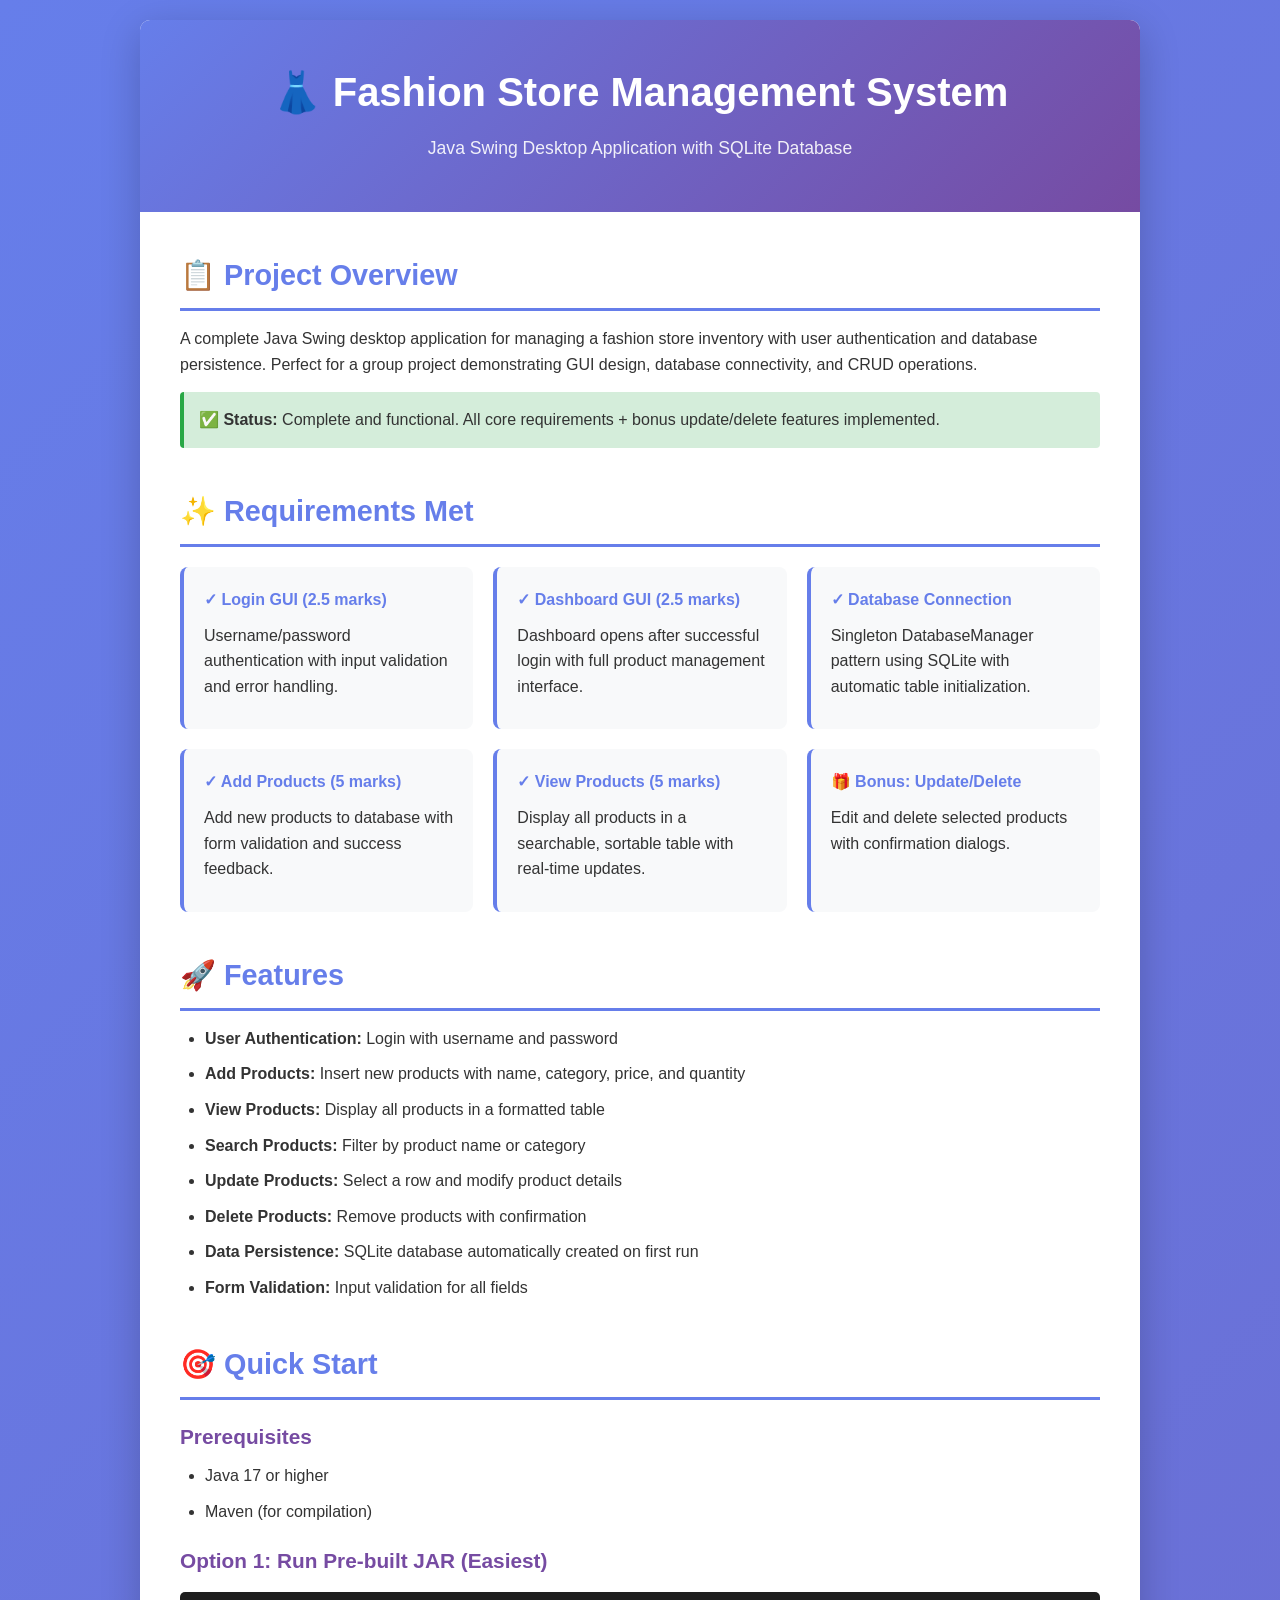
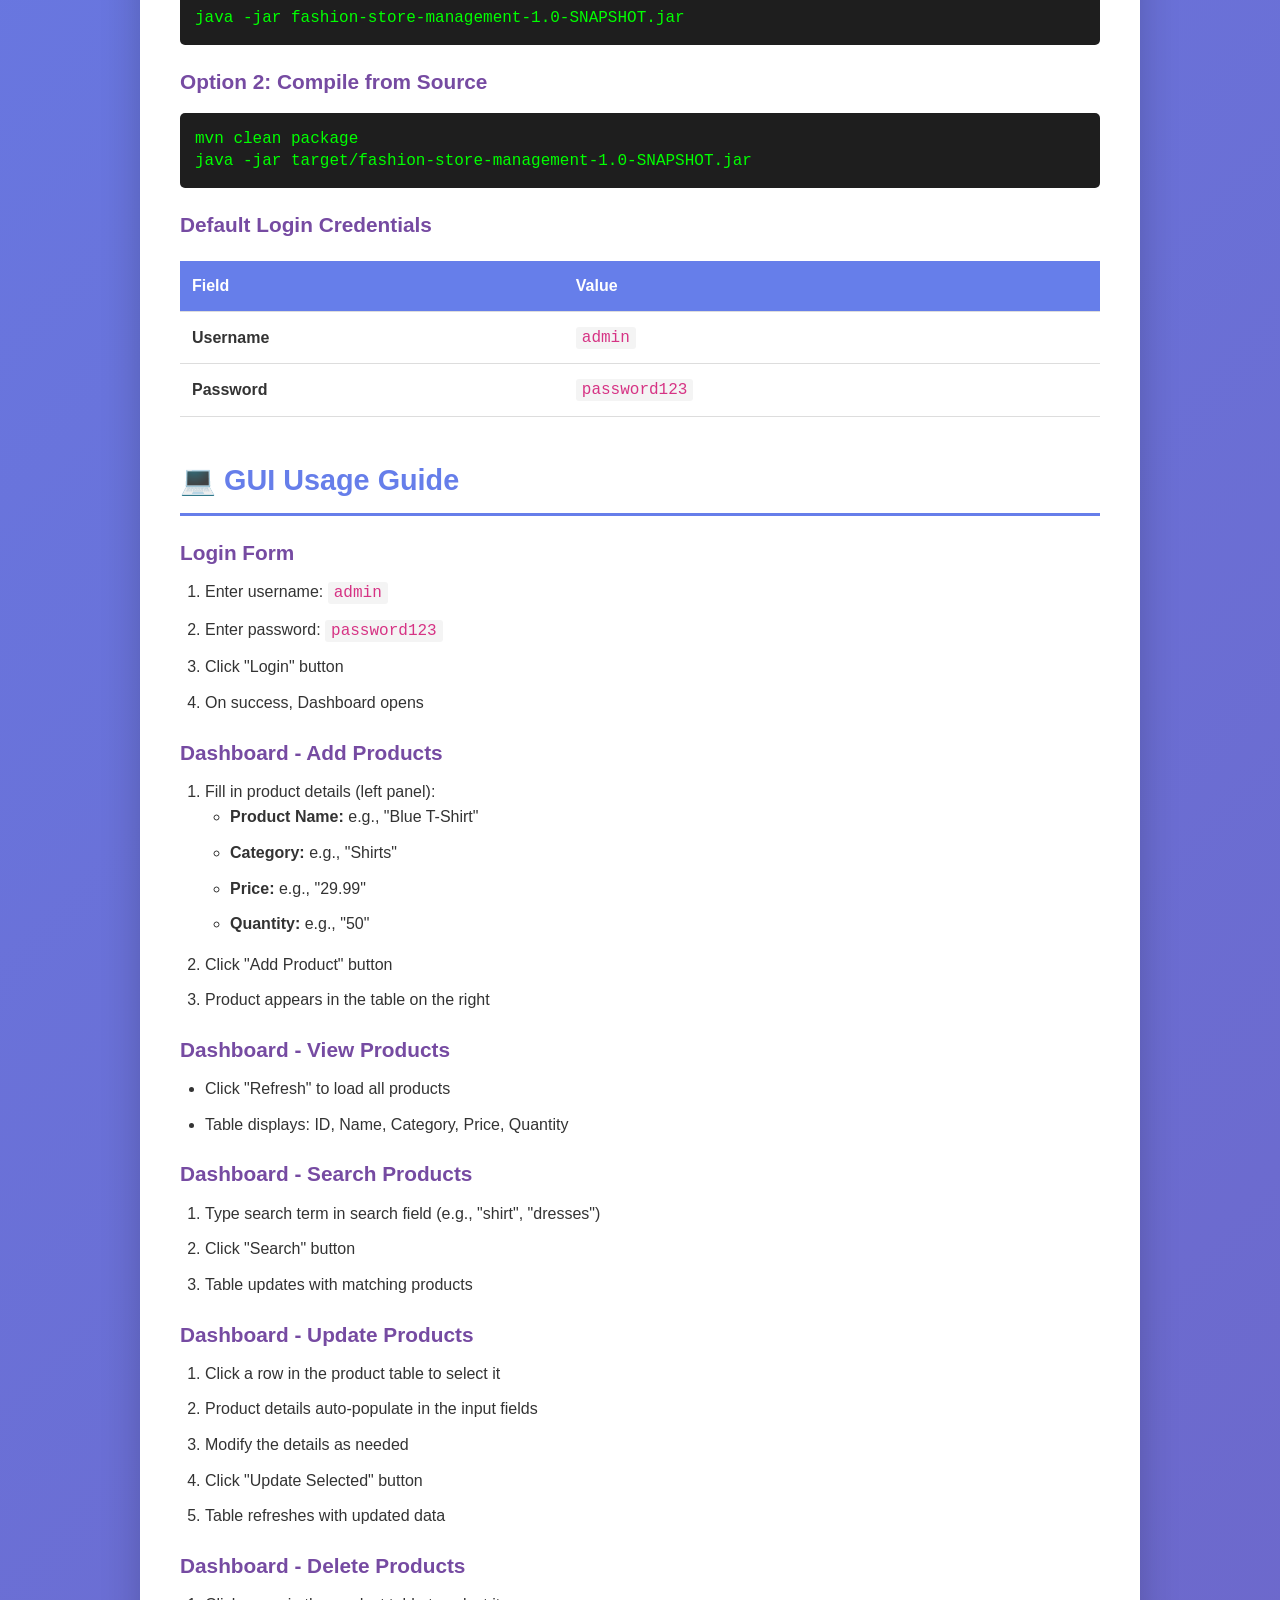
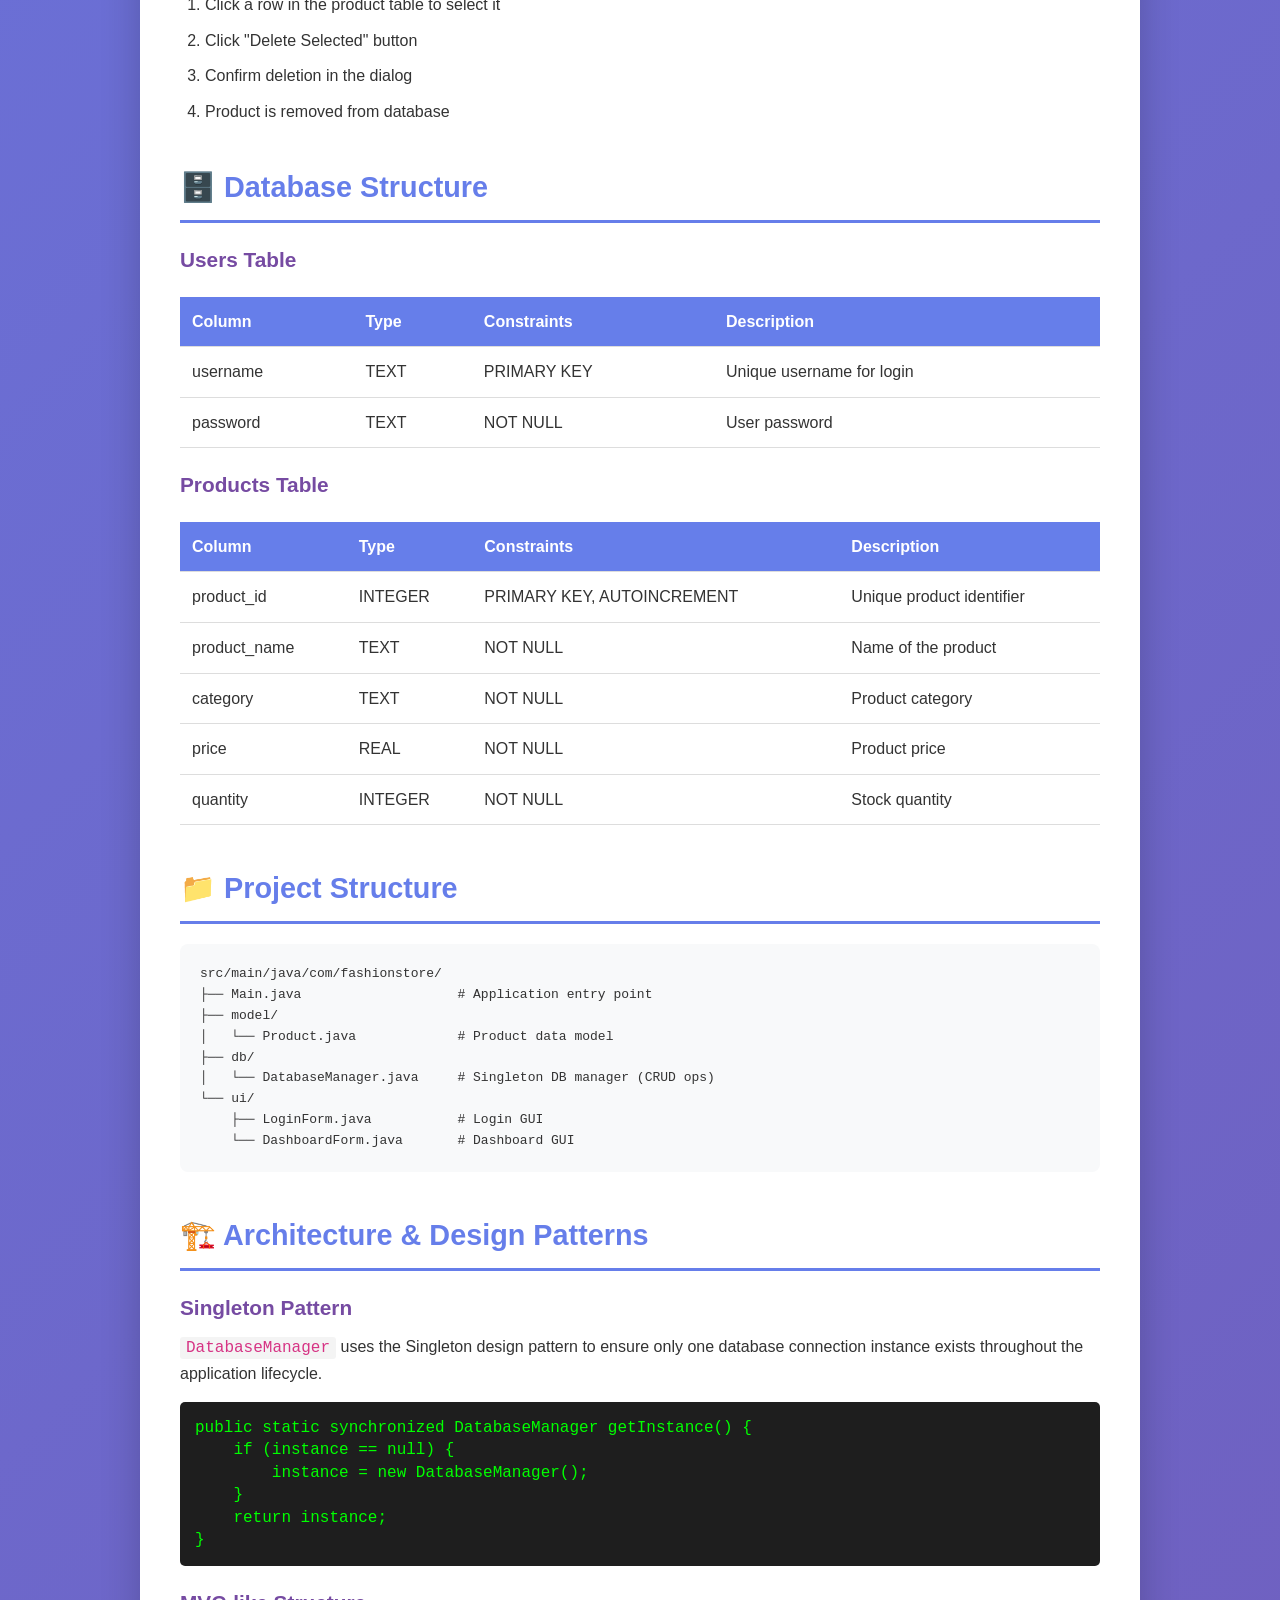
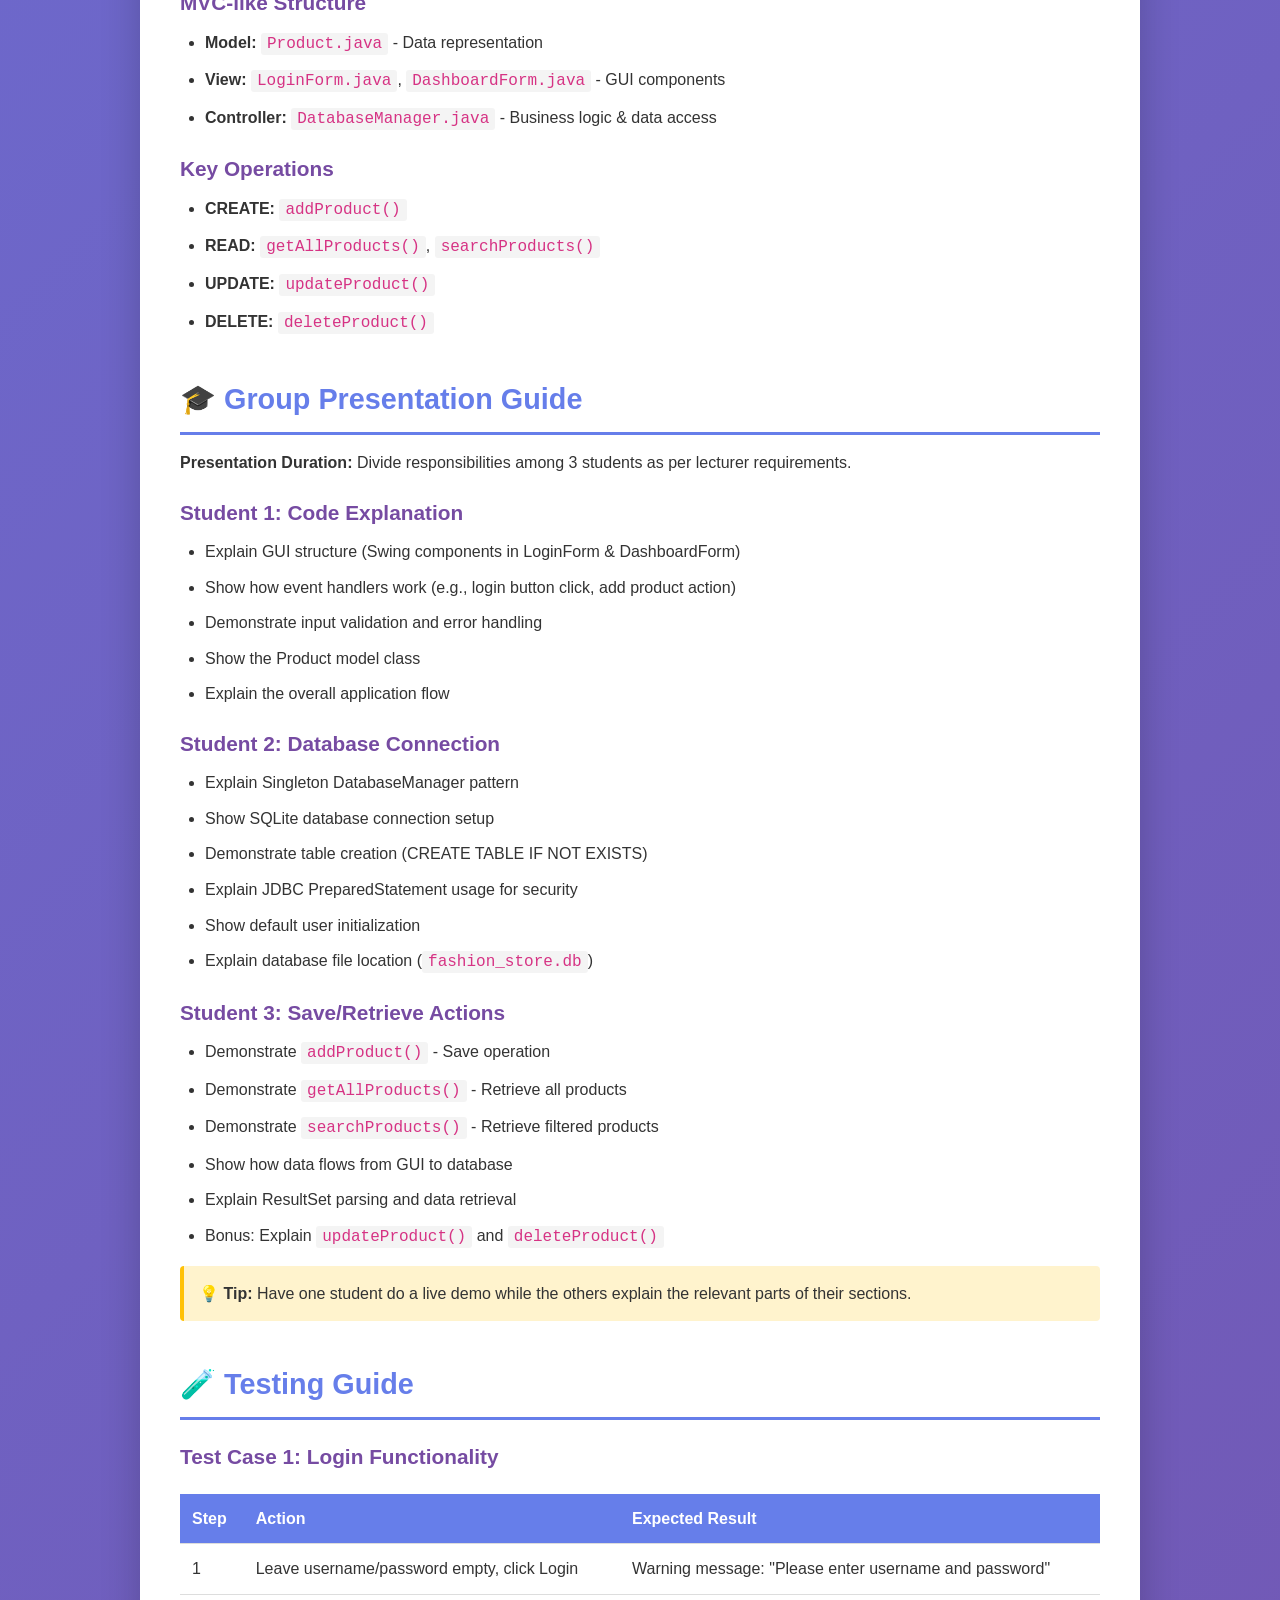
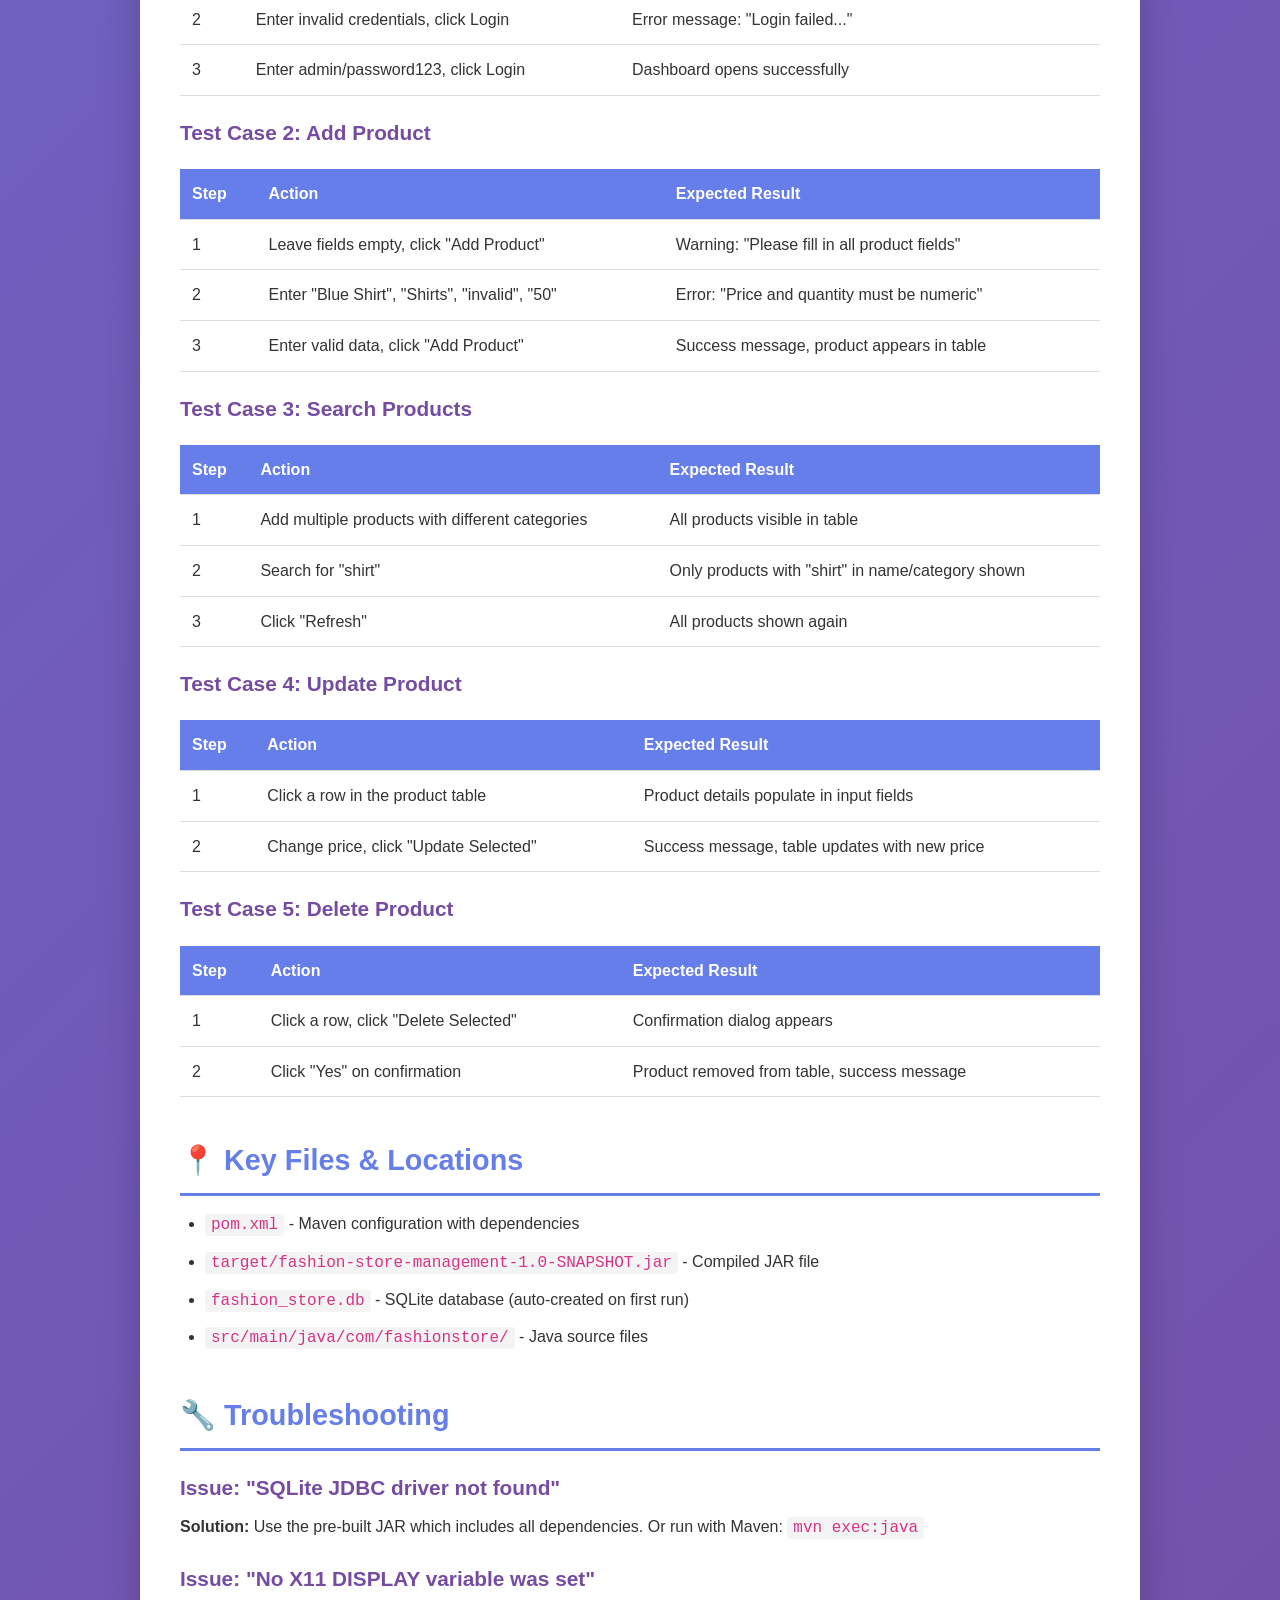
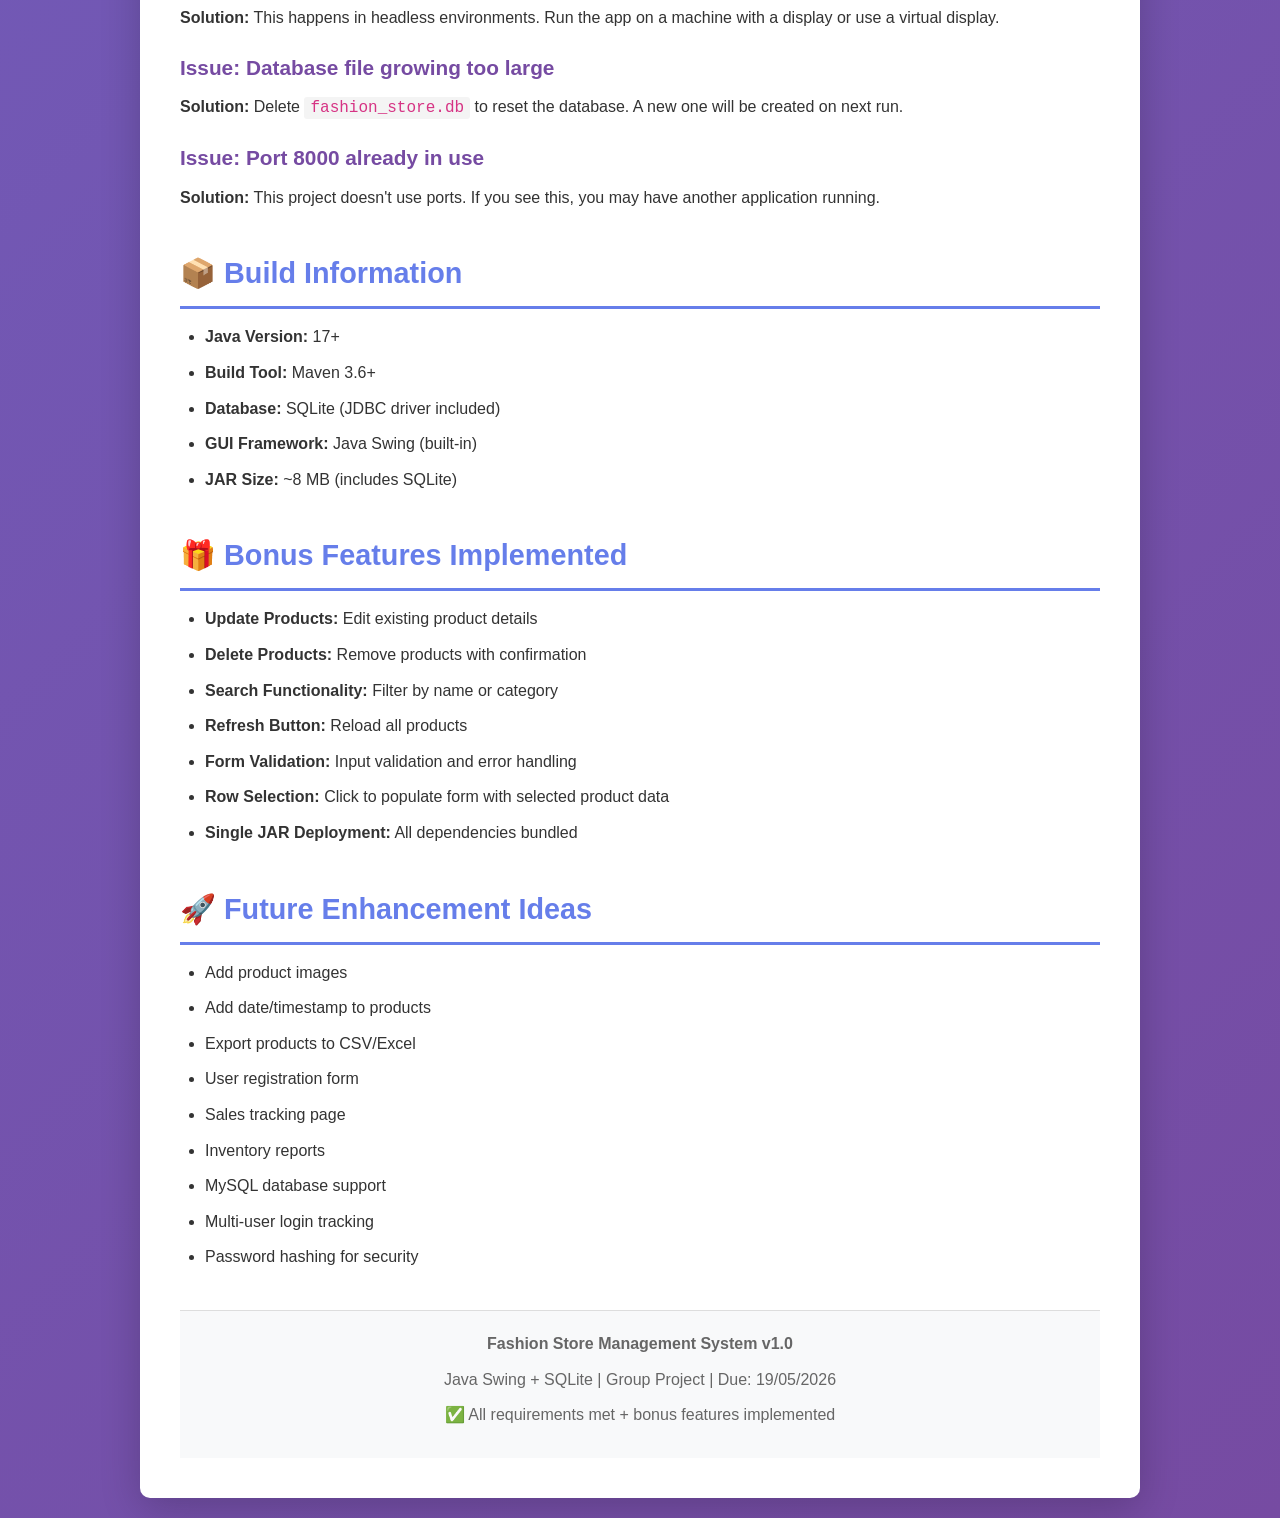
<file: documentation.html>
<!DOCTYPE html>
<html lang="en">
<head>
    <meta charset="UTF-8">
    <meta name="viewport" content="width=device-width, initial-scale=1.0">
    <title>Fashion Store Management System - Documentation</title>
    <style>
        * {
            margin: 0;
            padding: 0;
            box-sizing: border-box;
        }
        body {
            font-family: 'Segoe UI', Tahoma, Geneva, Verdana, sans-serif;
            line-height: 1.6;
            color: #333;
            background: linear-gradient(135deg, #667eea 0%, #764ba2 100%);
            min-height: 100vh;
            padding: 20px;
        }
        .container {
            max-width: 1000px;
            margin: 0 auto;
            background: white;
            border-radius: 10px;
            box-shadow: 0 10px 40px rgba(0, 0, 0, 0.2);
            overflow: hidden;
        }
        header {
            background: linear-gradient(135deg, #667eea 0%, #764ba2 100%);
            color: white;
            padding: 40px 30px;
            text-align: center;
        }
        header h1 {
            font-size: 2.5em;
            margin-bottom: 10px;
        }
        header p {
            font-size: 1.1em;
            opacity: 0.9;
        }
        main {
            padding: 40px;
        }
        section {
            margin-bottom: 40px;
        }
        h2 {
            color: #667eea;
            font-size: 1.8em;
            margin-bottom: 15px;
            border-bottom: 3px solid #667eea;
            padding-bottom: 10px;
        }
        h3 {
            color: #764ba2;
            font-size: 1.3em;
            margin-top: 20px;
            margin-bottom: 10px;
        }
        p, li {
            margin-bottom: 10px;
            font-size: 1em;
        }
        ul, ol {
            margin-left: 25px;
            margin-bottom: 15px;
        }
        code {
            background: #f4f4f4;
            padding: 2px 6px;
            border-radius: 3px;
            font-family: 'Courier New', monospace;
            color: #d63384;
        }
        pre {
            background: #1e1e1e;
            color: #00ff00;
            padding: 15px;
            border-radius: 5px;
            overflow-x: auto;
            margin: 15px 0;
            font-family: 'Courier New', monospace;
            line-height: 1.4;
        }
        .feature-grid {
            display: grid;
            grid-template-columns: repeat(auto-fit, minmax(250px, 1fr));
            gap: 20px;
            margin: 20px 0;
        }
        .feature-box {
            background: #f8f9fa;
            padding: 20px;
            border-radius: 8px;
            border-left: 4px solid #667eea;
        }
        .feature-box h4 {
            color: #667eea;
            margin-bottom: 10px;
        }
        table {
            width: 100%;
            border-collapse: collapse;
            margin: 20px 0;
        }
        th, td {
            padding: 12px;
            text-align: left;
            border-bottom: 1px solid #ddd;
        }
        th {
            background: #667eea;
            color: white;
        }
        tr:hover {
            background: #f5f5f5;
        }
        .highlight {
            background: #fff3cd;
            padding: 15px;
            border-left: 4px solid #ffc107;
            margin: 15px 0;
            border-radius: 4px;
        }
        .success {
            background: #d4edda;
            padding: 15px;
            border-left: 4px solid #28a745;
            margin: 15px 0;
            border-radius: 4px;
        }
        .tabs {
            display: flex;
            border-bottom: 2px solid #ddd;
            margin: 20px 0;
        }
        .tab {
            padding: 10px 20px;
            cursor: pointer;
            border: none;
            background: none;
            font-size: 1em;
            color: #666;
            border-bottom: 3px solid transparent;
            transition: all 0.3s;
        }
        .tab.active {
            color: #667eea;
            border-bottom: 3px solid #667eea;
        }
        .tab-content {
            display: none;
            margin-top: 20px;
        }
        .tab-content.active {
            display: block;
        }
        .architecture {
            background: #f8f9fa;
            padding: 20px;
            border-radius: 8px;
            margin: 20px 0;
            font-family: monospace;
            white-space: pre;
            overflow-x: auto;
        }
        footer {
            background: #f8f9fa;
            padding: 20px;
            text-align: center;
            color: #666;
            border-top: 1px solid #ddd;
            margin-top: 40px;
        }
        .status-badge {
            display: inline-block;
            padding: 5px 15px;
            border-radius: 20px;
            font-size: 0.9em;
            font-weight: bold;
        }
        .status-complete {
            background: #d4edda;
            color: #155724;
        }
        .status-bonus {
            background: #d1ecf1;
            color: #0c5460;
        }
    </style>
</head>
<body>
    <div class="container">
        <header>
            <h1>👗 Fashion Store Management System</h1>
            <p>Java Swing Desktop Application with SQLite Database</p>
        </header>
        
        <main>
            <!-- Project Overview -->
            <section>
                <h2>📋 Project Overview</h2>
                <p>A complete Java Swing desktop application for managing a fashion store inventory with user authentication and database persistence. Perfect for a group project demonstrating GUI design, database connectivity, and CRUD operations.</p>
                <div class="success">
                    <strong>✅ Status:</strong> Complete and functional. All core requirements + bonus update/delete features implemented.
                </div>
            </section>

            <!-- Requirements Met -->
            <section>
                <h2>✨ Requirements Met</h2>
                <div class="feature-grid">
                    <div class="feature-box">
                        <h4>✓ Login GUI (2.5 marks)</h4>
                        <p>Username/password authentication with input validation and error handling.</p>
                    </div>
                    <div class="feature-box">
                        <h4>✓ Dashboard GUI (2.5 marks)</h4>
                        <p>Dashboard opens after successful login with full product management interface.</p>
                    </div>
                    <div class="feature-box">
                        <h4>✓ Database Connection</h4>
                        <p>Singleton DatabaseManager pattern using SQLite with automatic table initialization.</p>
                    </div>
                    <div class="feature-box">
                        <h4>✓ Add Products (5 marks)</h4>
                        <p>Add new products to database with form validation and success feedback.</p>
                    </div>
                    <div class="feature-box">
                        <h4>✓ View Products (5 marks)</h4>
                        <p>Display all products in a searchable, sortable table with real-time updates.</p>
                    </div>
                    <div class="feature-box">
                        <h4>🎁 Bonus: Update/Delete</h4>
                        <p>Edit and delete selected products with confirmation dialogs.</p>
                    </div>
                </div>
            </section>

            <!-- Features -->
            <section>
                <h2>🚀 Features</h2>
                <ul>
                    <li><strong>User Authentication:</strong> Login with username and password</li>
                    <li><strong>Add Products:</strong> Insert new products with name, category, price, and quantity</li>
                    <li><strong>View Products:</strong> Display all products in a formatted table</li>
                    <li><strong>Search Products:</strong> Filter by product name or category</li>
                    <li><strong>Update Products:</strong> Select a row and modify product details</li>
                    <li><strong>Delete Products:</strong> Remove products with confirmation</li>
                    <li><strong>Data Persistence:</strong> SQLite database automatically created on first run</li>
                    <li><strong>Form Validation:</strong> Input validation for all fields</li>
                </ul>
            </section>

            <!-- Quick Start -->
            <section>
                <h2>🎯 Quick Start</h2>
                <h3>Prerequisites</h3>
                <ul>
                    <li>Java 17 or higher</li>
                    <li>Maven (for compilation)</li>
                </ul>
                
                <h3>Option 1: Run Pre-built JAR (Easiest)</h3>
                <pre>java -jar fashion-store-management-1.0-SNAPSHOT.jar</pre>
                
                <h3>Option 2: Compile from Source</h3>
                <pre>mvn clean package
java -jar target/fashion-store-management-1.0-SNAPSHOT.jar</pre>
                
                <h3>Default Login Credentials</h3>
                <table>
                    <tr>
                        <th>Field</th>
                        <th>Value</th>
                    </tr>
                    <tr>
                        <td><strong>Username</strong></td>
                        <td><code>admin</code></td>
                    </tr>
                    <tr>
                        <td><strong>Password</strong></td>
                        <td><code>password123</code></td>
                    </tr>
                </table>
            </section>

            <!-- GUI Usage Guide -->
            <section>
                <h2>💻 GUI Usage Guide</h2>
                
                <h3>Login Form</h3>
                <ol>
                    <li>Enter username: <code>admin</code></li>
                    <li>Enter password: <code>password123</code></li>
                    <li>Click "Login" button</li>
                    <li>On success, Dashboard opens</li>
                </ol>
                
                <h3>Dashboard - Add Products</h3>
                <ol>
                    <li>Fill in product details (left panel):
                        <ul>
                            <li><strong>Product Name:</strong> e.g., "Blue T-Shirt"</li>
                            <li><strong>Category:</strong> e.g., "Shirts"</li>
                            <li><strong>Price:</strong> e.g., "29.99"</li>
                            <li><strong>Quantity:</strong> e.g., "50"</li>
                        </ul>
                    </li>
                    <li>Click "Add Product" button</li>
                    <li>Product appears in the table on the right</li>
                </ol>
                
                <h3>Dashboard - View Products</h3>
                <ul>
                    <li>Click "Refresh" to load all products</li>
                    <li>Table displays: ID, Name, Category, Price, Quantity</li>
                </ul>
                
                <h3>Dashboard - Search Products</h3>
                <ol>
                    <li>Type search term in search field (e.g., "shirt", "dresses")</li>
                    <li>Click "Search" button</li>
                    <li>Table updates with matching products</li>
                </ol>
                
                <h3>Dashboard - Update Products</h3>
                <ol>
                    <li>Click a row in the product table to select it</li>
                    <li>Product details auto-populate in the input fields</li>
                    <li>Modify the details as needed</li>
                    <li>Click "Update Selected" button</li>
                    <li>Table refreshes with updated data</li>
                </ol>
                
                <h3>Dashboard - Delete Products</h3>
                <ol>
                    <li>Click a row in the product table to select it</li>
                    <li>Click "Delete Selected" button</li>
                    <li>Confirm deletion in the dialog</li>
                    <li>Product is removed from database</li>
                </ol>
            </section>

            <!-- Database Schema -->
            <section>
                <h2>🗄️ Database Structure</h2>
                
                <h3>Users Table</h3>
                <table>
                    <tr>
                        <th>Column</th>
                        <th>Type</th>
                        <th>Constraints</th>
                        <th>Description</th>
                    </tr>
                    <tr>
                        <td>username</td>
                        <td>TEXT</td>
                        <td>PRIMARY KEY</td>
                        <td>Unique username for login</td>
                    </tr>
                    <tr>
                        <td>password</td>
                        <td>TEXT</td>
                        <td>NOT NULL</td>
                        <td>User password</td>
                    </tr>
                </table>
                
                <h3>Products Table</h3>
                <table>
                    <tr>
                        <th>Column</th>
                        <th>Type</th>
                        <th>Constraints</th>
                        <th>Description</th>
                    </tr>
                    <tr>
                        <td>product_id</td>
                        <td>INTEGER</td>
                        <td>PRIMARY KEY, AUTOINCREMENT</td>
                        <td>Unique product identifier</td>
                    </tr>
                    <tr>
                        <td>product_name</td>
                        <td>TEXT</td>
                        <td>NOT NULL</td>
                        <td>Name of the product</td>
                    </tr>
                    <tr>
                        <td>category</td>
                        <td>TEXT</td>
                        <td>NOT NULL</td>
                        <td>Product category</td>
                    </tr>
                    <tr>
                        <td>price</td>
                        <td>REAL</td>
                        <td>NOT NULL</td>
                        <td>Product price</td>
                    </tr>
                    <tr>
                        <td>quantity</td>
                        <td>INTEGER</td>
                        <td>NOT NULL</td>
                        <td>Stock quantity</td>
                    </tr>
                </table>
            </section>

            <!-- Project Structure -->
            <section>
                <h2>📁 Project Structure</h2>
                <div class="architecture">src/main/java/com/fashionstore/
├── Main.java                    # Application entry point
├── model/
│   └── Product.java             # Product data model
├── db/
│   └── DatabaseManager.java     # Singleton DB manager (CRUD ops)
└── ui/
    ├── LoginForm.java           # Login GUI
    └── DashboardForm.java       # Dashboard GUI</div>
            </section>

            <!-- Architecture -->
            <section>
                <h2>🏗️ Architecture & Design Patterns</h2>
                
                <h3>Singleton Pattern</h3>
                <p><code>DatabaseManager</code> uses the Singleton design pattern to ensure only one database connection instance exists throughout the application lifecycle.</p>
                <pre>public static synchronized DatabaseManager getInstance() {
    if (instance == null) {
        instance = new DatabaseManager();
    }
    return instance;
}</pre>
                
                <h3>MVC-like Structure</h3>
                <ul>
                    <li><strong>Model:</strong> <code>Product.java</code> - Data representation</li>
                    <li><strong>View:</strong> <code>LoginForm.java</code>, <code>DashboardForm.java</code> - GUI components</li>
                    <li><strong>Controller:</strong> <code>DatabaseManager.java</code> - Business logic &amp; data access</li>
                </ul>
                
                <h3>Key Operations</h3>
                <ul>
                    <li><strong>CREATE:</strong> <code>addProduct()</code></li>
                    <li><strong>READ:</strong> <code>getAllProducts()</code>, <code>searchProducts()</code></li>
                    <li><strong>UPDATE:</strong> <code>updateProduct()</code></li>
                    <li><strong>DELETE:</strong> <code>deleteProduct()</code></li>
                </ul>
            </section>

            <!-- Group Presentation -->
            <section>
                <h2>🎓 Group Presentation Guide</h2>
                <p><strong>Presentation Duration:</strong> Divide responsibilities among 3 students as per lecturer requirements.</p>
                
                <h3>Student 1: Code Explanation</h3>
                <ul>
                    <li>Explain GUI structure (Swing components in LoginForm &amp; DashboardForm)</li>
                    <li>Show how event handlers work (e.g., login button click, add product action)</li>
                    <li>Demonstrate input validation and error handling</li>
                    <li>Show the Product model class</li>
                    <li>Explain the overall application flow</li>
                </ul>
                
                <h3>Student 2: Database Connection</h3>
                <ul>
                    <li>Explain Singleton DatabaseManager pattern</li>
                    <li>Show SQLite database connection setup</li>
                    <li>Demonstrate table creation (CREATE TABLE IF NOT EXISTS)</li>
                    <li>Explain JDBC PreparedStatement usage for security</li>
                    <li>Show default user initialization</li>
                    <li>Explain database file location (<code>fashion_store.db</code>)</li>
                </ul>
                
                <h3>Student 3: Save/Retrieve Actions</h3>
                <ul>
                    <li>Demonstrate <code>addProduct()</code> - Save operation</li>
                    <li>Demonstrate <code>getAllProducts()</code> - Retrieve all products</li>
                    <li>Demonstrate <code>searchProducts()</code> - Retrieve filtered products</li>
                    <li>Show how data flows from GUI to database</li>
                    <li>Explain ResultSet parsing and data retrieval</li>
                    <li>Bonus: Explain <code>updateProduct()</code> and <code>deleteProduct()</code></li>
                </ul>
                
                <div class="highlight">
                    <strong>💡 Tip:</strong> Have one student do a live demo while the others explain the relevant parts of their sections.
                </div>
            </section>

            <!-- Testing Guide -->
            <section>
                <h2>🧪 Testing Guide</h2>
                
                <h3>Test Case 1: Login Functionality</h3>
                <table>
                    <tr>
                        <th>Step</th>
                        <th>Action</th>
                        <th>Expected Result</th>
                    </tr>
                    <tr>
                        <td>1</td>
                        <td>Leave username/password empty, click Login</td>
                        <td>Warning message: "Please enter username and password"</td>
                    </tr>
                    <tr>
                        <td>2</td>
                        <td>Enter invalid credentials, click Login</td>
                        <td>Error message: "Login failed..."</td>
                    </tr>
                    <tr>
                        <td>3</td>
                        <td>Enter admin/password123, click Login</td>
                        <td>Dashboard opens successfully</td>
                    </tr>
                </table>
                
                <h3>Test Case 2: Add Product</h3>
                <table>
                    <tr>
                        <th>Step</th>
                        <th>Action</th>
                        <th>Expected Result</th>
                    </tr>
                    <tr>
                        <td>1</td>
                        <td>Leave fields empty, click "Add Product"</td>
                        <td>Warning: "Please fill in all product fields"</td>
                    </tr>
                    <tr>
                        <td>2</td>
                        <td>Enter "Blue Shirt", "Shirts", "invalid", "50"</td>
                        <td>Error: "Price and quantity must be numeric"</td>
                    </tr>
                    <tr>
                        <td>3</td>
                        <td>Enter valid data, click "Add Product"</td>
                        <td>Success message, product appears in table</td>
                    </tr>
                </table>
                
                <h3>Test Case 3: Search Products</h3>
                <table>
                    <tr>
                        <th>Step</th>
                        <th>Action</th>
                        <th>Expected Result</th>
                    </tr>
                    <tr>
                        <td>1</td>
                        <td>Add multiple products with different categories</td>
                        <td>All products visible in table</td>
                    </tr>
                    <tr>
                        <td>2</td>
                        <td>Search for "shirt"</td>
                        <td>Only products with "shirt" in name/category shown</td>
                    </tr>
                    <tr>
                        <td>3</td>
                        <td>Click "Refresh"</td>
                        <td>All products shown again</td>
                    </tr>
                </table>
                
                <h3>Test Case 4: Update Product</h3>
                <table>
                    <tr>
                        <th>Step</th>
                        <th>Action</th>
                        <th>Expected Result</th>
                    </tr>
                    <tr>
                        <td>1</td>
                        <td>Click a row in the product table</td>
                        <td>Product details populate in input fields</td>
                    </tr>
                    <tr>
                        <td>2</td>
                        <td>Change price, click "Update Selected"</td>
                        <td>Success message, table updates with new price</td>
                    </tr>
                </table>
                
                <h3>Test Case 5: Delete Product</h3>
                <table>
                    <tr>
                        <th>Step</th>
                        <th>Action</th>
                        <th>Expected Result</th>
                    </tr>
                    <tr>
                        <td>1</td>
                        <td>Click a row, click "Delete Selected"</td>
                        <td>Confirmation dialog appears</td>
                    </tr>
                    <tr>
                        <td>2</td>
                        <td>Click "Yes" on confirmation</td>
                        <td>Product removed from table, success message</td>
                    </tr>
                </table>
            </section>

            <!-- File Locations -->
            <section>
                <h2>📍 Key Files & Locations</h2>
                <ul>
                    <li><code>pom.xml</code> - Maven configuration with dependencies</li>
                    <li><code>target/fashion-store-management-1.0-SNAPSHOT.jar</code> - Compiled JAR file</li>
                    <li><code>fashion_store.db</code> - SQLite database (auto-created on first run)</li>
                    <li><code>src/main/java/com/fashionstore/</code> - Java source files</li>
                </ul>
            </section>

            <!-- Troubleshooting -->
            <section>
                <h2>🔧 Troubleshooting</h2>
                
                <h3>Issue: "SQLite JDBC driver not found"</h3>
                <p><strong>Solution:</strong> Use the pre-built JAR which includes all dependencies. Or run with Maven: <code>mvn exec:java</code></p>
                
                <h3>Issue: "No X11 DISPLAY variable was set"</h3>
                <p><strong>Solution:</strong> This happens in headless environments. Run the app on a machine with a display or use a virtual display.</p>
                
                <h3>Issue: Database file growing too large</h3>
                <p><strong>Solution:</strong> Delete <code>fashion_store.db</code> to reset the database. A new one will be created on next run.</p>
                
                <h3>Issue: Port 8000 already in use</h3>
                <p><strong>Solution:</strong> This project doesn't use ports. If you see this, you may have another application running.</p>
            </section>

            <!-- Compilation Info -->
            <section>
                <h2>📦 Build Information</h2>
                <ul>
                    <li><strong>Java Version:</strong> 17+</li>
                    <li><strong>Build Tool:</strong> Maven 3.6+</li>
                    <li><strong>Database:</strong> SQLite (JDBC driver included)</li>
                    <li><strong>GUI Framework:</strong> Java Swing (built-in)</li>
                    <li><strong>JAR Size:</strong> ~8 MB (includes SQLite)</li>
                </ul>
            </section>

            <!-- Bonus Features -->
            <section>
                <h2>🎁 Bonus Features Implemented</h2>
                <ul>
                    <li><strong>Update Products:</strong> Edit existing product details</li>
                    <li><strong>Delete Products:</strong> Remove products with confirmation</li>
                    <li><strong>Search Functionality:</strong> Filter by name or category</li>
                    <li><strong>Refresh Button:</strong> Reload all products</li>
                    <li><strong>Form Validation:</strong> Input validation and error handling</li>
                    <li><strong>Row Selection:</strong> Click to populate form with selected product data</li>
                    <li><strong>Single JAR Deployment:</strong> All dependencies bundled</li>
                </ul>
            </section>

            <!-- Future Enhancements -->
            <section>
                <h2>🚀 Future Enhancement Ideas</h2>
                <ul>
                    <li>Add product images</li>
                    <li>Add date/timestamp to products</li>
                    <li>Export products to CSV/Excel</li>
                    <li>User registration form</li>
                    <li>Sales tracking page</li>
                    <li>Inventory reports</li>
                    <li>MySQL database support</li>
                    <li>Multi-user login tracking</li>
                    <li>Password hashing for security</li>
                </ul>
            </section>

            <footer>
                <p><strong>Fashion Store Management System v1.0</strong></p>
                <p>Java Swing + SQLite | Group Project | Due: 19/05/2026</p>
                <p>✅ All requirements met + bonus features implemented</p>
            </footer>
        </main>
    </div>
</body>
</html>
</file>
